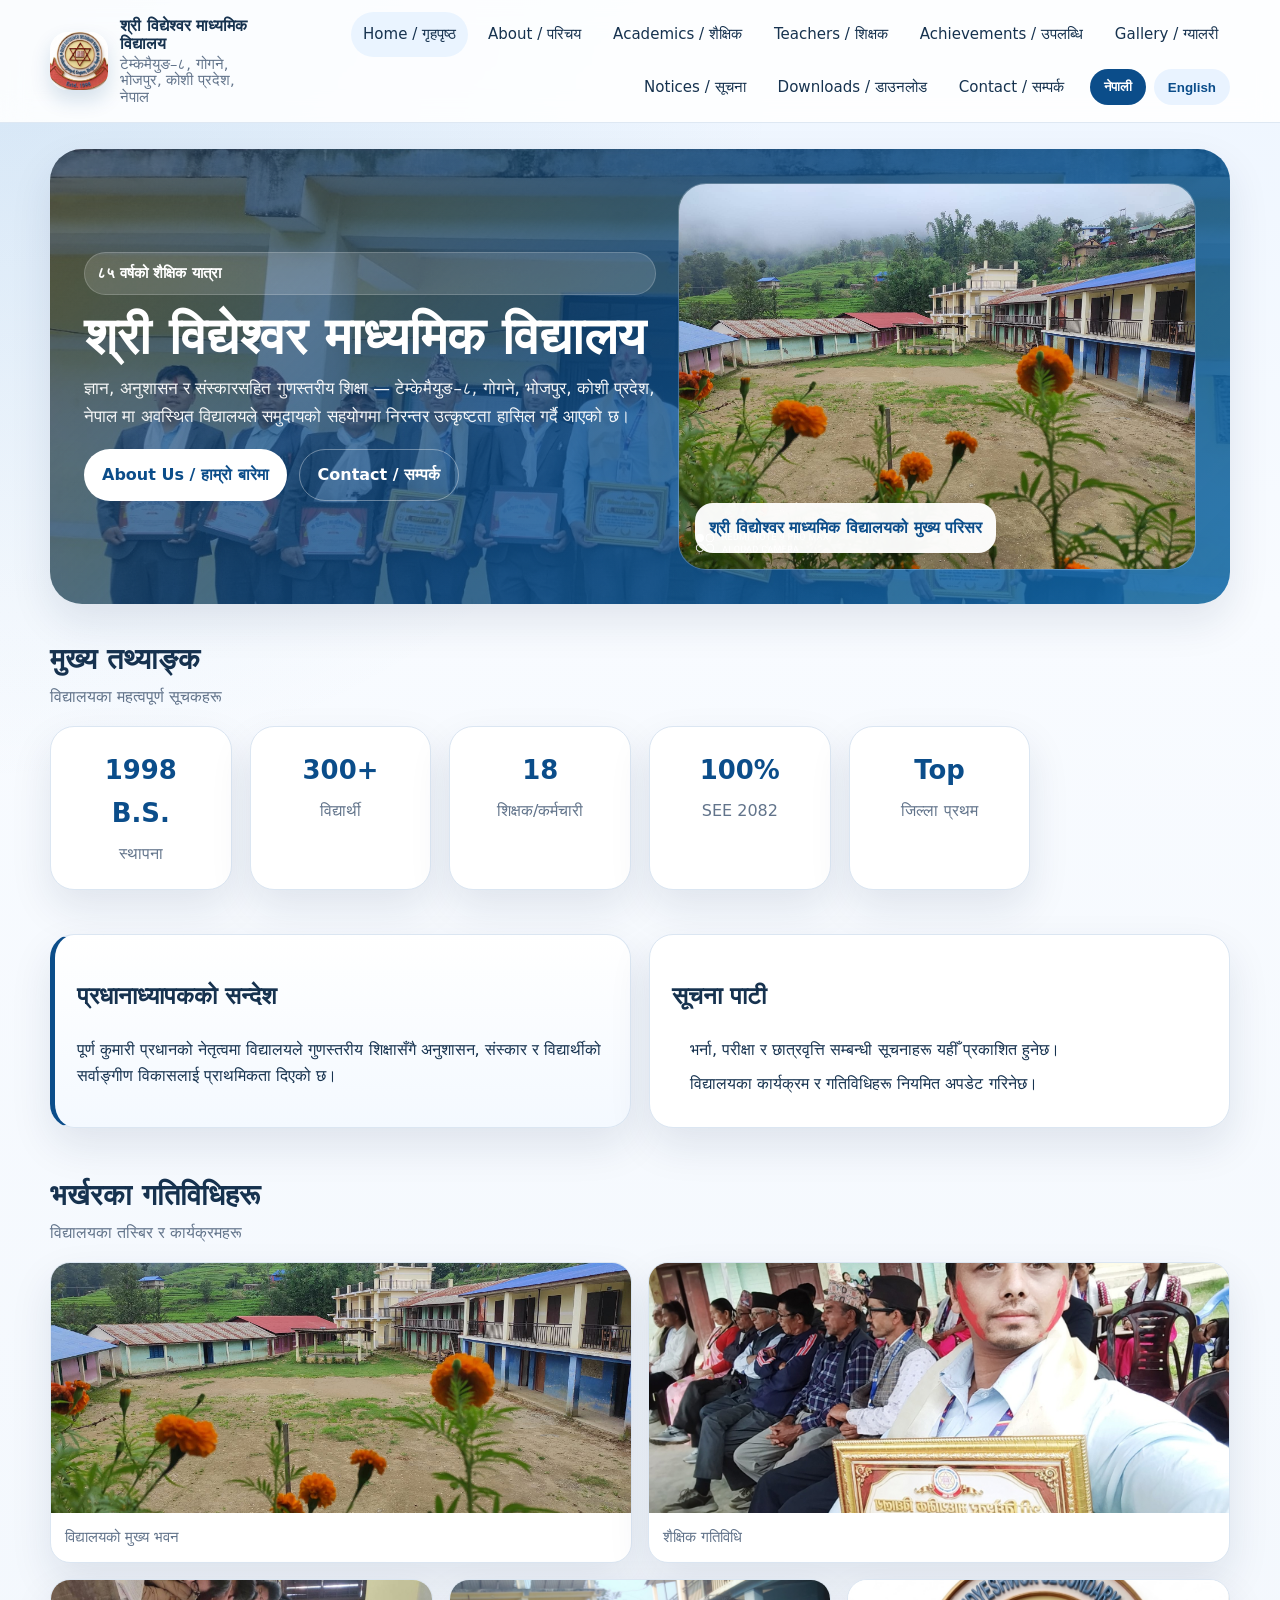
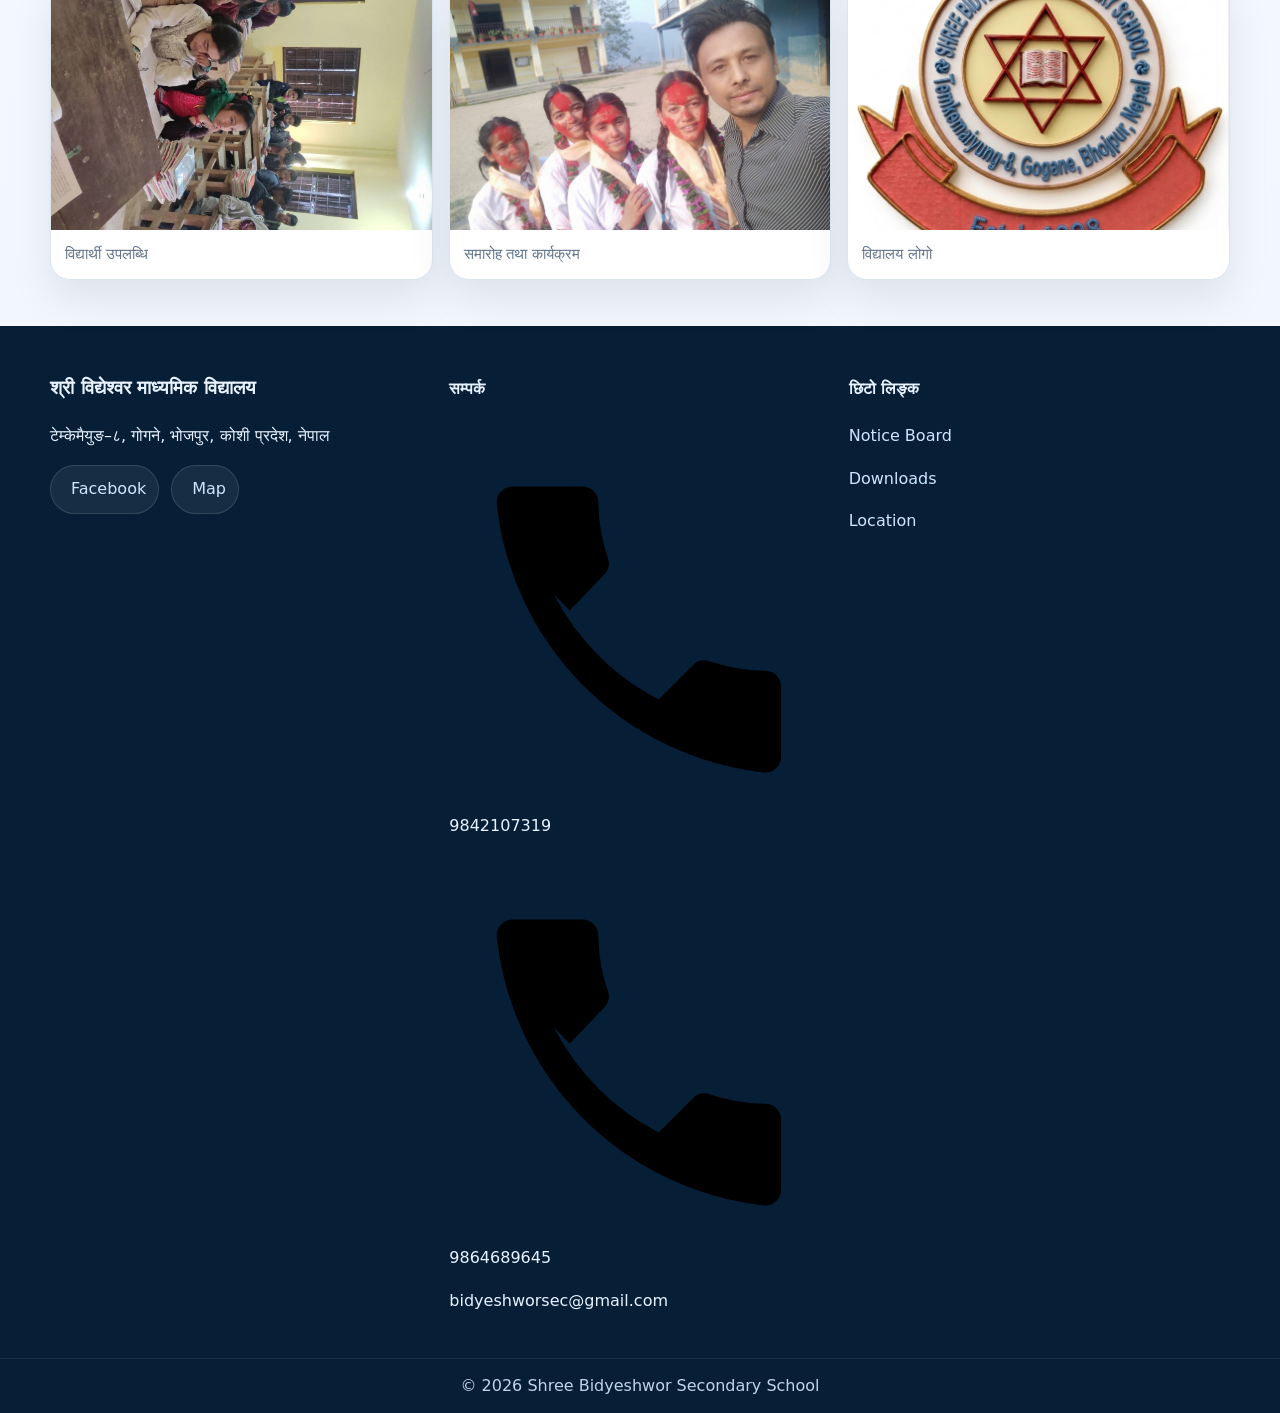
<file: index.html>
<!doctype html>
<html lang="ne" data-lang="ne">
<head>
  <meta charset="utf-8">
  <meta name="viewport" content="width=device-width, initial-scale=1">
  <title>Shree Bidyeshwor Secondary School</title>
  <meta name="description" content="Official website of Shree Bidyeshwor Secondary School">
  <link rel="icon" type="image/jpeg" href="assets/logo.jpg">
  <link rel="apple-touch-icon" href="assets/logo.jpg">
  <link rel="stylesheet" href="style.css">
  <script src="script.js" defer></script>
</head>
<body>

<nav class="nav">
  <div class="container nav__wrap">
    <a class="brand" href="index.html">
      <img src="assets/logo.jpg" alt="School logo" class="brand__logo">
      <div class="brand__copy">
        <strong data-lang="ne">श्री विद्येश्वर माध्यमिक विद्यालय</strong>
        <strong data-lang="en">Shree Bidyeshwor Secondary School</strong>
        <span data-lang="ne">टेम्केमैयुङ–८, गोगने, भोजपुर, कोशी प्रदेश, नेपाल</span>
        <span data-lang="en">Temkemaiyung-8, Gogane, Bhojpur, Koshi Province, Nepal</span>
      </div>
    </a>

    <button class="nav__toggle" aria-label="Toggle menu" onclick="toggleMenu()">☰</button>

    <div class="nav__menu" id="navMenu">
      <a class="active" href="index.html">Home / गृहपृष्ठ</a><a class="" href="about.html">About / परिचय</a><a class="" href="academics.html">Academics / शैक्षिक</a><a class="" href="teachers.html">Teachers / शिक्षक</a><a class="" href="achievements.html">Achievements / उपलब्धि</a><a class="" href="gallery.html">Gallery / ग्यालरी</a><a class="" href="notices.html">Notices / सूचना</a><a class="" href="downloads.html">Downloads / डाउनलोड</a><a class="" href="contact.html">Contact / सम्पर्क</a>
      <div class="nav__lang">
        <button class="langbtn" onclick="setLang('ne')">नेपाली</button>
        <button class="langbtn langbtn--soft" onclick="setLang('en')">English</button>
      </div>
    </div>
  </div>
</nav>


<main>
  
<section class="hero">
  <div class="container hero__panel">
    <div class="hero__inner">
      <div>
        <div class="hero__badge" data-lang="ne">८५ वर्षको शैक्षिक यात्रा</div>
        <div class="hero__badge" data-lang="en">85 years of educational service</div>
        <h1 class="hero__title" data-lang="ne">श्री विद्येश्वर माध्यमिक विद्यालय</h1>
        <h1 class="hero__title" data-lang="en">Shree Bidyeshwor Secondary School</h1>
        <p class="hero__lead" data-lang="ne">ज्ञान, अनुशासन र संस्कारसहित गुणस्तरीय शिक्षा — टेम्केमैयुङ–८, गोगने, भोजपुर, कोशी प्रदेश, नेपाल मा अवस्थित विद्यालयले समुदायको सहयोगमा निरन्तर उत्कृष्टता हासिल गर्दै आएको छ।</p>
        <p class="hero__lead" data-lang="en">Quality Education with Knowledge, Discipline and Values — Located in Temkemaiyung-8, Gogane, Bhojpur, Koshi Province, Nepal, the school continues to excel with strong community support.</p>
        <div class="hero__actions">
          <a class="btn btn--light" href="about.html">About Us / हाम्रो बारेमा</a>
          <a class="btn btn--outline" href="contact.html">Contact / सम्पर्क</a>
        </div>
      </div>
      <div class="hero__media">
        <img id="heroImage" src="assets/main-campus.jpg" alt="School Main Campus">
        <div class="hero__caption" id="heroCaption">श्री विद्योश्वर माध्यमिक विद्यालयको मुख्य परिसर</div>
      </div>
    </div>
  </div>
</section>
  <section class="section">
    <div class="container">
      <div class="section__head">
        <div>
          <h2 data-lang="ne">मुख्य तथ्याङ्क</h2>
          <h2 data-lang="en">School Facts</h2>
          <p data-lang="ne">विद्यालयका महत्वपूर्ण सूचकहरू</p>
          <p data-lang="en">Important school indicators</p>
        </div>
      </div>
      <div class="grid grid--cards">
        <div class="card stat"><strong>1998 B.S.</strong><span data-lang="ne">स्थापना</span><span data-lang="en">Established</span></div>
        <div class="card stat"><strong>300+</strong><span data-lang="ne">विद्यार्थी</span><span data-lang="en">Students</span></div>
        <div class="card stat"><strong>18</strong><span data-lang="ne">शिक्षक/कर्मचारी</span><span data-lang="en">Staff</span></div>
        <div class="card stat"><strong>100%</strong><span data-lang="ne">SEE 2082</span><span data-lang="en">SEE 2082</span></div>
        <div class="card stat"><strong>Top</strong><span data-lang="ne">जिल्ला प्रथम</span><span data-lang="en">District Top</span></div>
      </div>
    </div>
  </section>

  <section class="section">
    <div class="container grid cols-2">
      <article class="card note">
        <h2 data-lang="ne">प्रधानाध्यापकको सन्देश</h2>
        <h2 data-lang="en">Principal's Message</h2>
        <p data-lang="ne">पूर्ण कुमारी प्रधानको नेतृत्वमा विद्यालयले गुणस्तरीय शिक्षासँगै अनुशासन, संस्कार र विद्यार्थीको सर्वाङ्गीण विकासलाई प्राथमिकता दिएको छ।</p>
        <p data-lang="en">Under Principal Purna Kumari Pradhan, the school emphasizes quality education, discipline, values, and holistic student development.</p>
      </article>
      <article class="card">
        <h2 data-lang="ne">सूचना पाटी</h2>
        <h2 data-lang="en">Notice Board</h2>
        <ul class="list">
          <li data-lang="ne">भर्ना, परीक्षा र छात्रवृत्ति सम्बन्धी सूचनाहरू यहीँ प्रकाशित हुनेछ।</li>
          <li data-lang="en">Admission, exam, and scholarship notices will be published here.</li>
          <li data-lang="ne">विद्यालयका कार्यक्रम र गतिविधिहरू नियमित अपडेट गरिनेछ।</li>
          <li data-lang="en">School events and activities will be updated regularly.</li>
        </ul>
      </article>
    </div>
  </section>

  <section class="section">
    <div class="container">
      <div class="section__head">
        <div>
          <h2 data-lang="ne">भर्खरका गतिविधिहरू</h2>
          <h2 data-lang="en">Recent Activities</h2>
          <p data-lang="ne">विद्यालयका तस्बिर र कार्यक्रमहरू</p>
          <p data-lang="en">School photos and events</p>
        </div>
      </div>
      <div class="media-grid">
        <figure class="span-6"><img src="assets/main-campus.jpg" alt="Main Campus"><figcaption data-lang="ne">विद्यालयको मुख्य भवन</figcaption><figcaption data-lang="en">Main school building</figcaption></figure>
        <figure class="span-6"><img src="assets/campus-2.jpg" alt="Campus 2"><figcaption data-lang="ne">शैक्षिक गतिविधि</figcaption><figcaption data-lang="en">Academic activity</figcaption></figure>
        <figure class="span-4"><img src="assets/campus-3.jpg" alt="Campus 3"><figcaption data-lang="ne">विद्यार्थी उपलब्धि</figcaption><figcaption data-lang="en">Student achievement</figcaption></figure>
        <figure class="span-4"><img src="assets/campus-4.jpg" alt="Campus 4"><figcaption data-lang="ne">समारोह तथा कार्यक्रम</figcaption><figcaption data-lang="en">Ceremony and events</figcaption></figure>
        <figure class="span-4"><img src="assets/logo.jpg" alt="Logo"><figcaption data-lang="ne">विद्यालय लोगो</figcaption><figcaption data-lang="en">School logo</figcaption></figure>
      </div>
    </div>
  </section>
</main>


<footer class="footer">
  <div class="container footer__grid">
    <div>
      <h3 data-lang="ne">श्री विद्येश्वर माध्यमिक विद्यालय</h3>
      <h3 data-lang="en">Shree Bidyeshwor Secondary School</h3>
      <p data-lang="ne">टेम्केमैयुङ–८, गोगने, भोजपुर, कोशी प्रदेश, नेपाल</p>
      <p data-lang="en">Temkemaiyung-8, Gogane, Bhojpur, Koshi Province, Nepal</p>
      <div class="social">
        <a class="social__link" href="https://www.facebook.com/share/189mHwxmXG/" target="_blank" rel="noreferrer">
          <svg viewBox="0 0 24 24" aria-hidden="true"><path d="M13.5 22v-8h2.7l.4-3.1h-3.1V8.8c0-.9.3-1.5 1.6-1.5h1.7V4.6c-.3 0-1.3-.1-2.5-.1-2.5 0-4.3 1.5-4.3 4.3V11H7.2V14h2.8v8h3.5z"/></svg>
          <span>Facebook</span>
        </a>
        <a class="social__link" href="https://www.google.com/maps?q=27.146269444444442,86.96556666666667" target="_blank" rel="noreferrer">
          <svg viewBox="0 0 24 24" aria-hidden="true"><path d="M12 2a7 7 0 0 0-7 7c0 5 7 13 7 13s7-8 7-13a7 7 0 0 0-7-7zm0 10.2A3.2 3.2 0 1 1 12 6.8a3.2 3.2 0 0 1 0 6.4z"/></svg>
          <span>Map</span>
        </a>
      </div>
    </div>
    <div>
      <h4 data-lang="ne">सम्पर्क</h4>
      <h4 data-lang="en">Contact</h4>
      <p><svg viewBox="0 0 24 24" aria-hidden="true"><path d="M6.6 10.8a15.4 15.4 0 0 0 6.6 6.6l2.2-2.2a1 1 0 0 1 1-.2 11 11 0 0 0 3.5.6 1 1 0 0 1 1 1V21a1 1 0 0 1-1 1A19 19 0 0 1 3 5a1 1 0 0 1 1-1h4.4a1 1 0 0 1 1 1 11 11 0 0 0 .6 3.5 1 1 0 0 1-.2 1l-2.2 2.3z"/></svg> 9842107319</p>
      <p><svg viewBox="0 0 24 24" aria-hidden="true"><path d="M6.6 10.8a15.4 15.4 0 0 0 6.6 6.6l2.2-2.2a1 1 0 0 1 1-.2 11 11 0 0 0 3.5.6 1 1 0 0 1 1 1V21a1 1 0 0 1-1 1A19 19 0 0 1 3 5a1 1 0 0 1 1-1h4.4a1 1 0 0 1 1 1 11 11 0 0 0 .6 3.5 1 1 0 0 1-.2 1l-2.2 2.3z"/></svg> 9864689645</p>
      <p>bidyeshworsec@gmail.com</p>
    </div>
    <div>
      <h4 data-lang="ne">छिटो लिङ्क</h4>
      <h4 data-lang="en">Quick Links</h4>
      <p><a href="notices.html">Notice Board</a></p>
      <p><a href="downloads.html">Downloads</a></p>
      <p><a href="contact.html">Location</a></p>
    </div>
  </div>
  <div class="footer__bottom">© 2026 Shree Bidyeshwor Secondary School</div>
</footer>

</body>
</html>
</file>
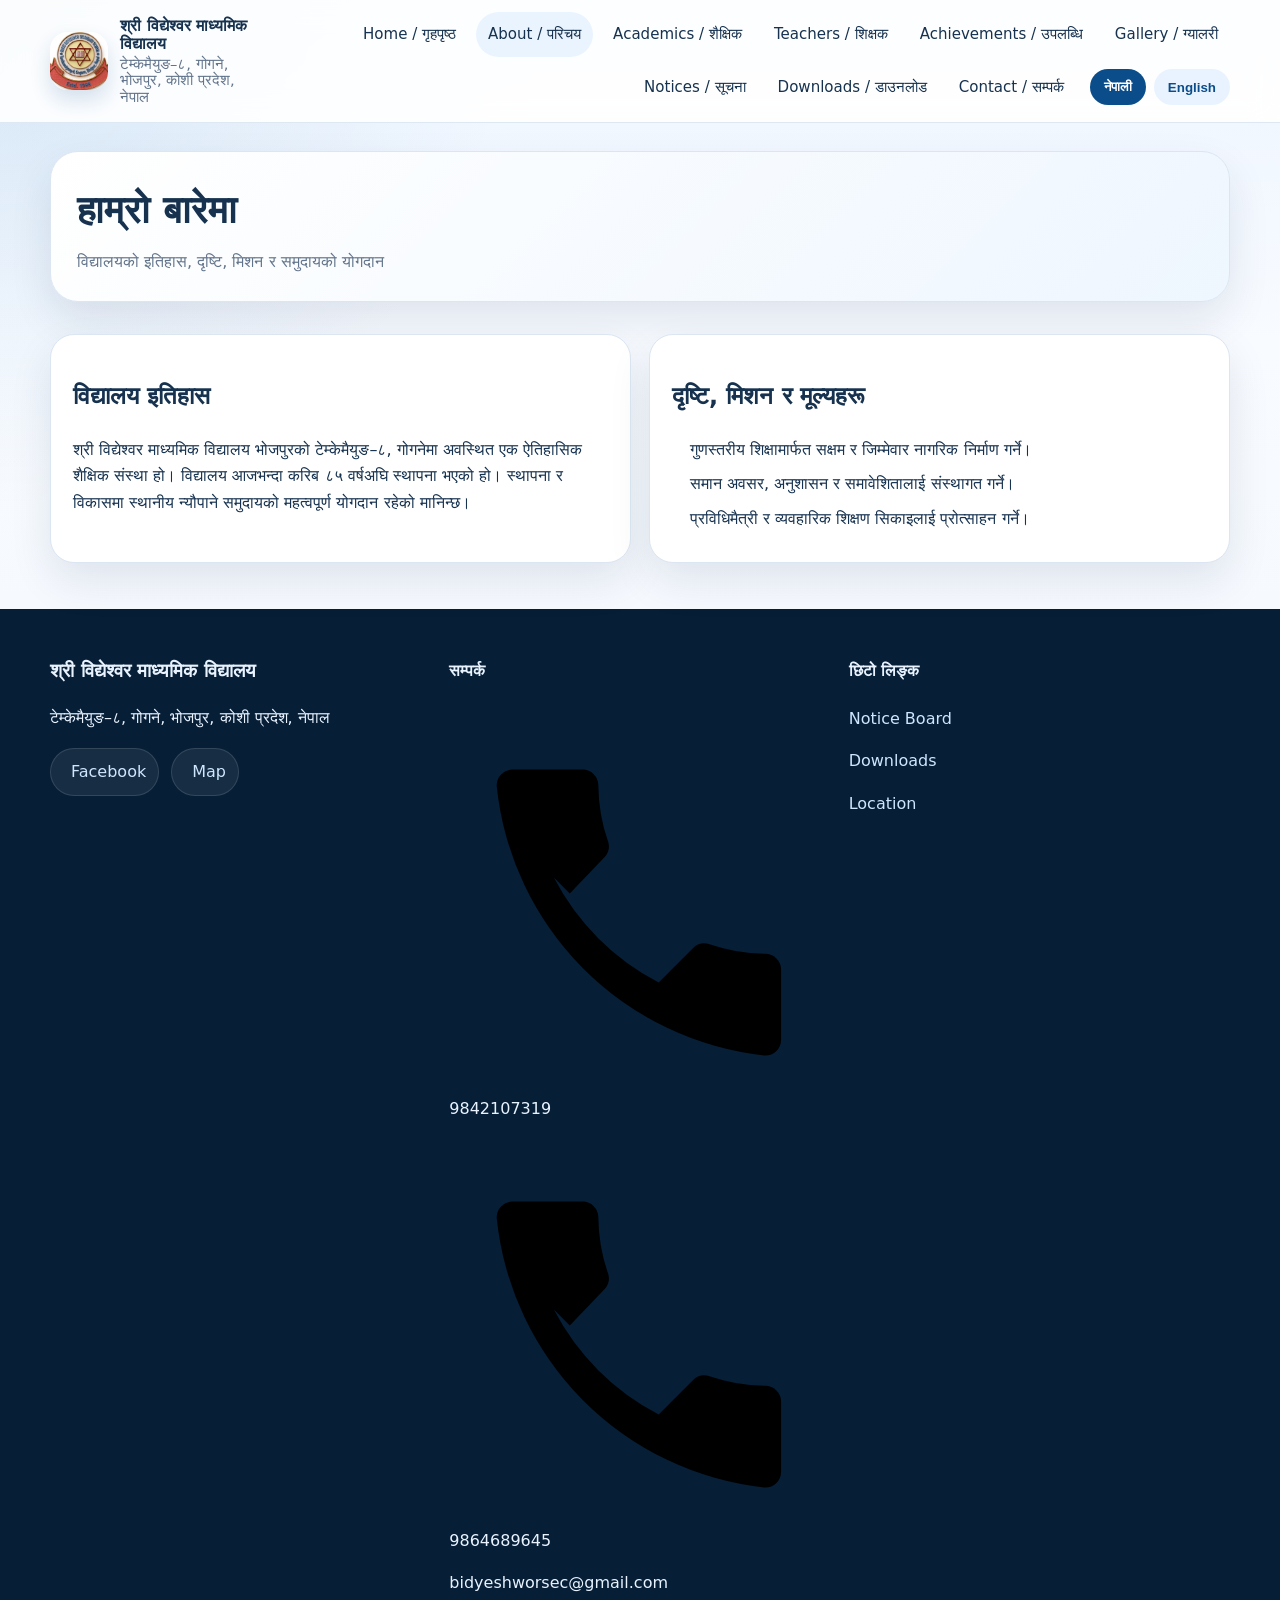
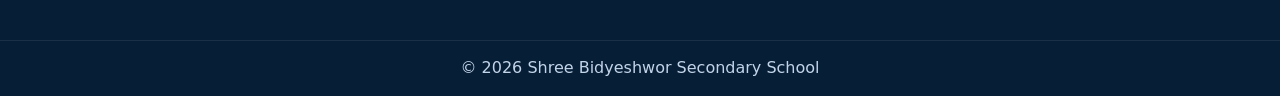
<file: about.html>
<!doctype html>
<html lang="ne" data-lang="ne">
<head>
  <meta charset="utf-8">
  <meta name="viewport" content="width=device-width, initial-scale=1">
  <title>About Us - Shree Bidyeshwor Secondary School</title>
  <meta name="description" content="Official website of Shree Bidyeshwor Secondary School">
  <link rel="icon" type="image/jpeg" href="assets/logo.jpg">
  <link rel="apple-touch-icon" href="assets/logo.jpg">
  <link rel="stylesheet" href="style.css">
  <script src="script.js" defer></script>
</head>
<body>

<nav class="nav">
  <div class="container nav__wrap">
    <a class="brand" href="index.html">
      <img src="assets/logo.jpg" alt="School logo" class="brand__logo">
      <div class="brand__copy">
        <strong data-lang="ne">श्री विद्येश्वर माध्यमिक विद्यालय</strong>
        <strong data-lang="en">Shree Bidyeshwor Secondary School</strong>
        <span data-lang="ne">टेम्केमैयुङ–८, गोगने, भोजपुर, कोशी प्रदेश, नेपाल</span>
        <span data-lang="en">Temkemaiyung-8, Gogane, Bhojpur, Koshi Province, Nepal</span>
      </div>
    </a>

    <button class="nav__toggle" aria-label="Toggle menu" onclick="toggleMenu()">☰</button>

    <div class="nav__menu" id="navMenu">
      <a class="" href="index.html">Home / गृहपृष्ठ</a><a class="active" href="about.html">About / परिचय</a><a class="" href="academics.html">Academics / शैक्षिक</a><a class="" href="teachers.html">Teachers / शिक्षक</a><a class="" href="achievements.html">Achievements / उपलब्धि</a><a class="" href="gallery.html">Gallery / ग्यालरी</a><a class="" href="notices.html">Notices / सूचना</a><a class="" href="downloads.html">Downloads / डाउनलोड</a><a class="" href="contact.html">Contact / सम्पर्क</a>
      <div class="nav__lang">
        <button class="langbtn" onclick="setLang('ne')">नेपाली</button>
        <button class="langbtn langbtn--soft" onclick="setLang('en')">English</button>
      </div>
    </div>
  </div>
</nav>


<main>
  <section class="page-hero">
    <div class="container page-hero__box">
      <h1 data-lang="ne">हाम्रो बारेमा</h1>
      <h1 data-lang="en">About Us</h1>
      <p data-lang="ne">विद्यालयको इतिहास, दृष्टि, मिशन र समुदायको योगदान</p>
      <p data-lang="en">History, vision, mission, and community contribution</p>
    </div>
  </section>
  <section class="section">
    <div class="container grid cols-2">
      <div class="card">
        <h2 data-lang="ne">विद्यालय इतिहास</h2>
        <h2 data-lang="en">School History</h2>
        <p data-lang="ne">श्री विद्येश्वर माध्यमिक विद्यालय भोजपुरको टेम्केमैयुङ–८, गोगनेमा अवस्थित एक ऐतिहासिक शैक्षिक संस्था हो। विद्यालय आजभन्दा करिब ८५ वर्षअघि स्थापना भएको हो। स्थापना र विकासमा स्थानीय न्यौपाने समुदायको महत्वपूर्ण योगदान रहेको मानिन्छ।</p>
        <p data-lang="en">Shree Bidyeshwor Secondary School is a historic educational institution located in Gogane, Temkemaiyung-8, Bhojpur. The school was established approximately 85 years ago. The local Neupane community is widely recognized for its important role in the founding and growth of the school.</p>
      </div>
      <div class="card">
        <h2 data-lang="ne">दृष्टि, मिशन र मूल्यहरू</h2>
        <h2 data-lang="en">Vision, Mission & Values</h2>
        <ul class="list">
          <li data-lang="ne">गुणस्तरीय शिक्षामार्फत सक्षम र जिम्मेवार नागरिक निर्माण गर्ने।</li>
          <li data-lang="en">To produce capable and responsible citizens through quality education.</li>
          <li data-lang="ne">समान अवसर, अनुशासन र समावेशितालाई संस्थागत गर्ने।</li>
          <li data-lang="en">To institutionalize equal opportunity, discipline, and inclusivity.</li>
          <li data-lang="ne">प्रविधिमैत्री र व्यवहारिक शिक्षण सिकाइलाई प्रोत्साहन गर्ने।</li>
          <li data-lang="en">To encourage technology-friendly and practical learning.</li>
        </ul>
      </div>
    </div>
  </section>
</main>


<footer class="footer">
  <div class="container footer__grid">
    <div>
      <h3 data-lang="ne">श्री विद्येश्वर माध्यमिक विद्यालय</h3>
      <h3 data-lang="en">Shree Bidyeshwor Secondary School</h3>
      <p data-lang="ne">टेम्केमैयुङ–८, गोगने, भोजपुर, कोशी प्रदेश, नेपाल</p>
      <p data-lang="en">Temkemaiyung-8, Gogane, Bhojpur, Koshi Province, Nepal</p>
      <div class="social">
        <a class="social__link" href="https://www.facebook.com/share/189mHwxmXG/" target="_blank" rel="noreferrer">
          <svg viewBox="0 0 24 24" aria-hidden="true"><path d="M13.5 22v-8h2.7l.4-3.1h-3.1V8.8c0-.9.3-1.5 1.6-1.5h1.7V4.6c-.3 0-1.3-.1-2.5-.1-2.5 0-4.3 1.5-4.3 4.3V11H7.2V14h2.8v8h3.5z"/></svg>
          <span>Facebook</span>
        </a>
        <a class="social__link" href="https://www.google.com/maps?q=27.146269444444442,86.96556666666667" target="_blank" rel="noreferrer">
          <svg viewBox="0 0 24 24" aria-hidden="true"><path d="M12 2a7 7 0 0 0-7 7c0 5 7 13 7 13s7-8 7-13a7 7 0 0 0-7-7zm0 10.2A3.2 3.2 0 1 1 12 6.8a3.2 3.2 0 0 1 0 6.4z"/></svg>
          <span>Map</span>
        </a>
      </div>
    </div>
    <div>
      <h4 data-lang="ne">सम्पर्क</h4>
      <h4 data-lang="en">Contact</h4>
      <p><svg viewBox="0 0 24 24" aria-hidden="true"><path d="M6.6 10.8a15.4 15.4 0 0 0 6.6 6.6l2.2-2.2a1 1 0 0 1 1-.2 11 11 0 0 0 3.5.6 1 1 0 0 1 1 1V21a1 1 0 0 1-1 1A19 19 0 0 1 3 5a1 1 0 0 1 1-1h4.4a1 1 0 0 1 1 1 11 11 0 0 0 .6 3.5 1 1 0 0 1-.2 1l-2.2 2.3z"/></svg> 9842107319</p>
      <p><svg viewBox="0 0 24 24" aria-hidden="true"><path d="M6.6 10.8a15.4 15.4 0 0 0 6.6 6.6l2.2-2.2a1 1 0 0 1 1-.2 11 11 0 0 0 3.5.6 1 1 0 0 1 1 1V21a1 1 0 0 1-1 1A19 19 0 0 1 3 5a1 1 0 0 1 1-1h4.4a1 1 0 0 1 1 1 11 11 0 0 0 .6 3.5 1 1 0 0 1-.2 1l-2.2 2.3z"/></svg> 9864689645</p>
      <p>bidyeshworsec@gmail.com</p>
    </div>
    <div>
      <h4 data-lang="ne">छिटो लिङ्क</h4>
      <h4 data-lang="en">Quick Links</h4>
      <p><a href="notices.html">Notice Board</a></p>
      <p><a href="downloads.html">Downloads</a></p>
      <p><a href="contact.html">Location</a></p>
    </div>
  </div>
  <div class="footer__bottom">© 2026 Shree Bidyeshwor Secondary School</div>
</footer>

</body>
</html>
</file>
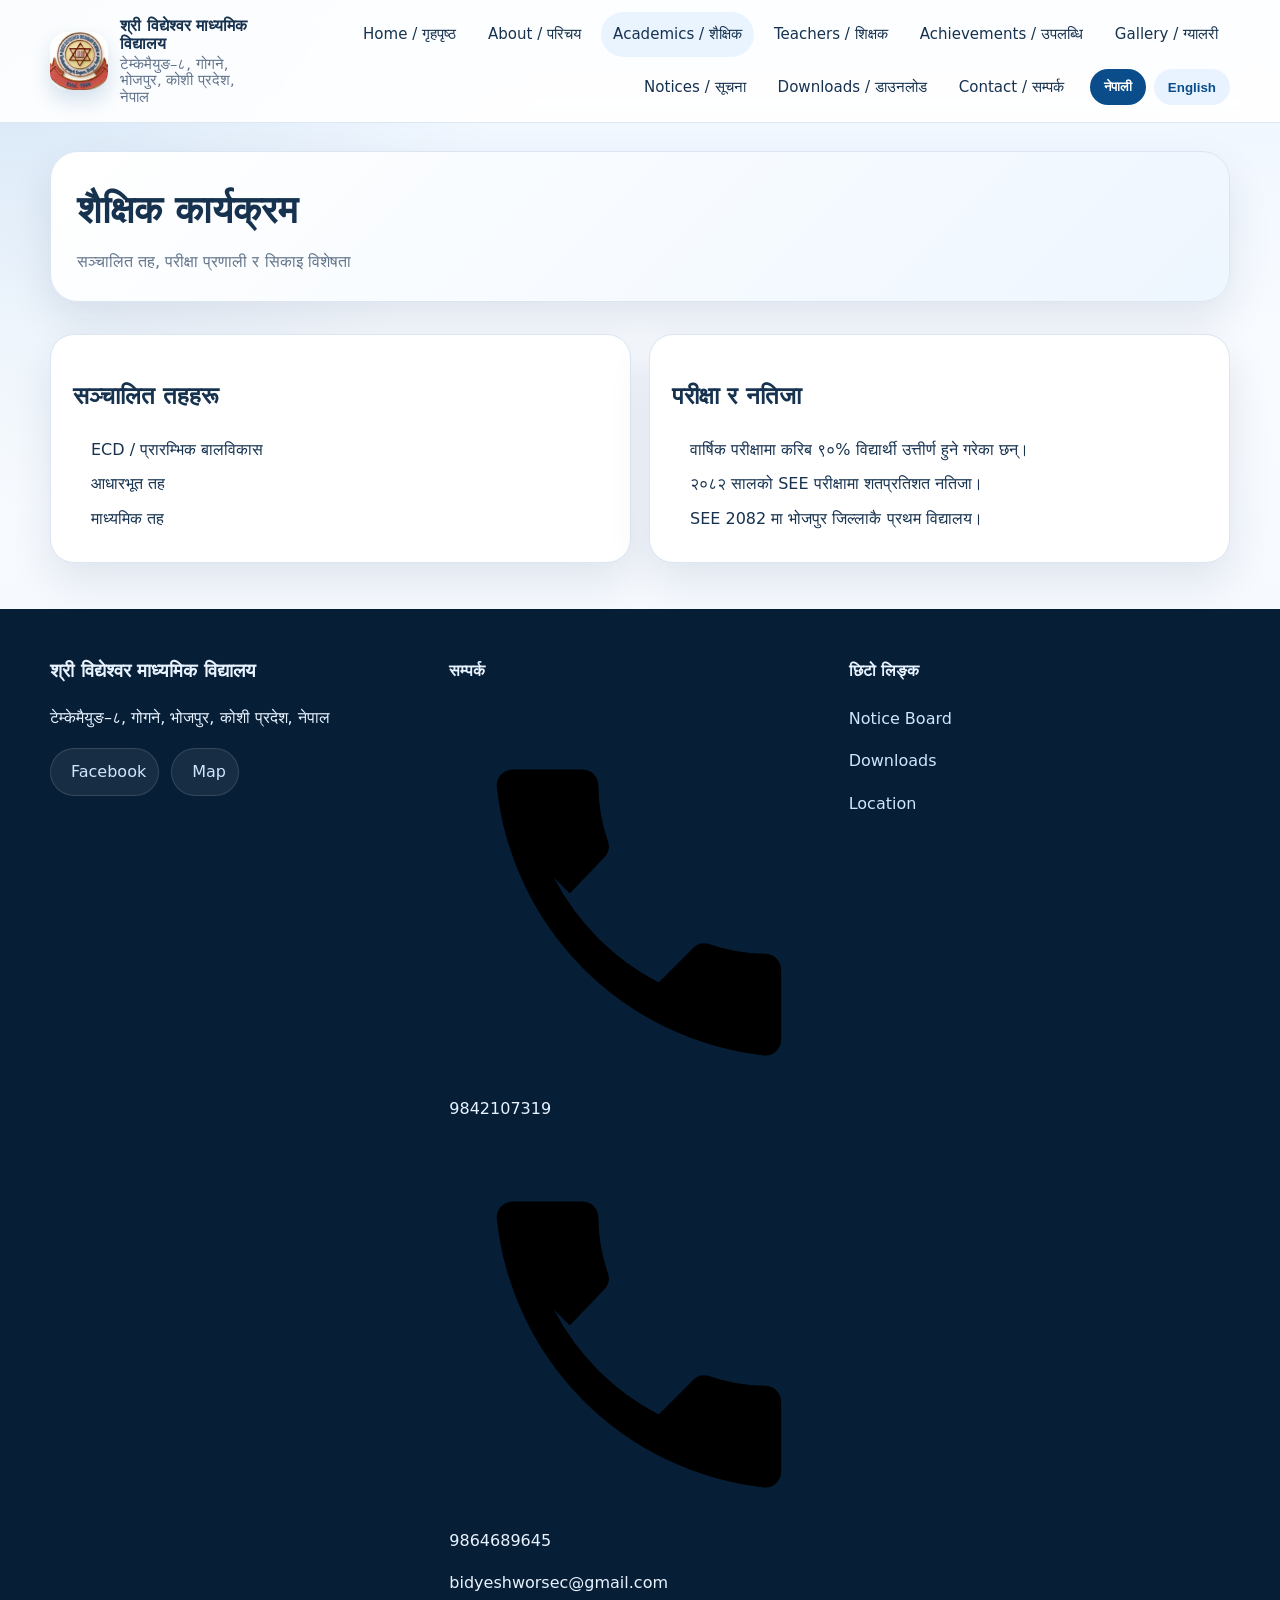
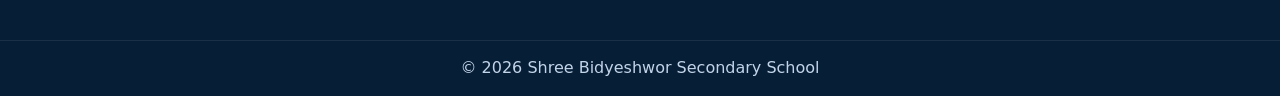
<file: academics.html>
<!doctype html>
<html lang="ne" data-lang="ne">
<head>
  <meta charset="utf-8">
  <meta name="viewport" content="width=device-width, initial-scale=1">
  <title>Academics - Shree Bidyeshwor Secondary School</title>
  <meta name="description" content="Official website of Shree Bidyeshwor Secondary School">
  <link rel="icon" type="image/jpeg" href="assets/logo.jpg">
  <link rel="apple-touch-icon" href="assets/logo.jpg">
  <link rel="stylesheet" href="style.css">
  <script src="script.js" defer></script>
</head>
<body>

<nav class="nav">
  <div class="container nav__wrap">
    <a class="brand" href="index.html">
      <img src="assets/logo.jpg" alt="School logo" class="brand__logo">
      <div class="brand__copy">
        <strong data-lang="ne">श्री विद्येश्वर माध्यमिक विद्यालय</strong>
        <strong data-lang="en">Shree Bidyeshwor Secondary School</strong>
        <span data-lang="ne">टेम्केमैयुङ–८, गोगने, भोजपुर, कोशी प्रदेश, नेपाल</span>
        <span data-lang="en">Temkemaiyung-8, Gogane, Bhojpur, Koshi Province, Nepal</span>
      </div>
    </a>

    <button class="nav__toggle" aria-label="Toggle menu" onclick="toggleMenu()">☰</button>

    <div class="nav__menu" id="navMenu">
      <a class="" href="index.html">Home / गृहपृष्ठ</a><a class="" href="about.html">About / परिचय</a><a class="active" href="academics.html">Academics / शैक्षिक</a><a class="" href="teachers.html">Teachers / शिक्षक</a><a class="" href="achievements.html">Achievements / उपलब्धि</a><a class="" href="gallery.html">Gallery / ग्यालरी</a><a class="" href="notices.html">Notices / सूचना</a><a class="" href="downloads.html">Downloads / डाउनलोड</a><a class="" href="contact.html">Contact / सम्पर्क</a>
      <div class="nav__lang">
        <button class="langbtn" onclick="setLang('ne')">नेपाली</button>
        <button class="langbtn langbtn--soft" onclick="setLang('en')">English</button>
      </div>
    </div>
  </div>
</nav>


<main>
  <section class="page-hero">
    <div class="container page-hero__box">
      <h1 data-lang="ne">शैक्षिक कार्यक्रम</h1>
      <h1 data-lang="en">Academics</h1>
      <p data-lang="ne">सञ्चालित तह, परीक्षा प्रणाली र सिकाइ विशेषता</p>
      <p data-lang="en">Grades, results, and learning features</p>
    </div>
  </section>
  <section class="section">
    <div class="container grid cols-2">
      <div class="card">
        <h2 data-lang="ne">सञ्चालित तहहरू</h2>
        <h2 data-lang="en">Grades Offered</h2>
        <ul class="list">
          <li data-lang="ne">ECD / प्रारम्भिक बालविकास</li>
          <li data-lang="en">ECD / Early Childhood Development</li>
          <li data-lang="ne">आधारभूत तह</li>
          <li data-lang="en">Basic Level</li>
          <li data-lang="ne">माध्यमिक तह</li>
          <li data-lang="en">Secondary Level</li>
        </ul>
      </div>
      <div class="card">
        <h2 data-lang="ne">परीक्षा र नतिजा</h2>
        <h2 data-lang="en">Exams & Results</h2>
        <ul class="list">
          <li data-lang="ne">वार्षिक परीक्षामा करिब ९०% विद्यार्थी उत्तीर्ण हुने गरेका छन्।</li>
          <li data-lang="en">Around 90% of students pass the annual examinations.</li>
          <li data-lang="ne">२०८२ सालको SEE परीक्षामा शतप्रतिशत नतिजा।</li>
          <li data-lang="en">100% result in SEE 2082.</li>
          <li data-lang="ne">SEE 2082 मा भोजपुर जिल्लाकै प्रथम विद्यालय।</li>
          <li data-lang="en">Ranked first in Bhojpur District for SEE 2082.</li>
        </ul>
      </div>
    </div>
  </section>
</main>


<footer class="footer">
  <div class="container footer__grid">
    <div>
      <h3 data-lang="ne">श्री विद्येश्वर माध्यमिक विद्यालय</h3>
      <h3 data-lang="en">Shree Bidyeshwor Secondary School</h3>
      <p data-lang="ne">टेम्केमैयुङ–८, गोगने, भोजपुर, कोशी प्रदेश, नेपाल</p>
      <p data-lang="en">Temkemaiyung-8, Gogane, Bhojpur, Koshi Province, Nepal</p>
      <div class="social">
        <a class="social__link" href="https://www.facebook.com/share/189mHwxmXG/" target="_blank" rel="noreferrer">
          <svg viewBox="0 0 24 24" aria-hidden="true"><path d="M13.5 22v-8h2.7l.4-3.1h-3.1V8.8c0-.9.3-1.5 1.6-1.5h1.7V4.6c-.3 0-1.3-.1-2.5-.1-2.5 0-4.3 1.5-4.3 4.3V11H7.2V14h2.8v8h3.5z"/></svg>
          <span>Facebook</span>
        </a>
        <a class="social__link" href="https://www.google.com/maps?q=27.146269444444442,86.96556666666667" target="_blank" rel="noreferrer">
          <svg viewBox="0 0 24 24" aria-hidden="true"><path d="M12 2a7 7 0 0 0-7 7c0 5 7 13 7 13s7-8 7-13a7 7 0 0 0-7-7zm0 10.2A3.2 3.2 0 1 1 12 6.8a3.2 3.2 0 0 1 0 6.4z"/></svg>
          <span>Map</span>
        </a>
      </div>
    </div>
    <div>
      <h4 data-lang="ne">सम्पर्क</h4>
      <h4 data-lang="en">Contact</h4>
      <p><svg viewBox="0 0 24 24" aria-hidden="true"><path d="M6.6 10.8a15.4 15.4 0 0 0 6.6 6.6l2.2-2.2a1 1 0 0 1 1-.2 11 11 0 0 0 3.5.6 1 1 0 0 1 1 1V21a1 1 0 0 1-1 1A19 19 0 0 1 3 5a1 1 0 0 1 1-1h4.4a1 1 0 0 1 1 1 11 11 0 0 0 .6 3.5 1 1 0 0 1-.2 1l-2.2 2.3z"/></svg> 9842107319</p>
      <p><svg viewBox="0 0 24 24" aria-hidden="true"><path d="M6.6 10.8a15.4 15.4 0 0 0 6.6 6.6l2.2-2.2a1 1 0 0 1 1-.2 11 11 0 0 0 3.5.6 1 1 0 0 1 1 1V21a1 1 0 0 1-1 1A19 19 0 0 1 3 5a1 1 0 0 1 1-1h4.4a1 1 0 0 1 1 1 11 11 0 0 0 .6 3.5 1 1 0 0 1-.2 1l-2.2 2.3z"/></svg> 9864689645</p>
      <p>bidyeshworsec@gmail.com</p>
    </div>
    <div>
      <h4 data-lang="ne">छिटो लिङ्क</h4>
      <h4 data-lang="en">Quick Links</h4>
      <p><a href="notices.html">Notice Board</a></p>
      <p><a href="downloads.html">Downloads</a></p>
      <p><a href="contact.html">Location</a></p>
    </div>
  </div>
  <div class="footer__bottom">© 2026 Shree Bidyeshwor Secondary School</div>
</footer>

</body>
</html>
</file>
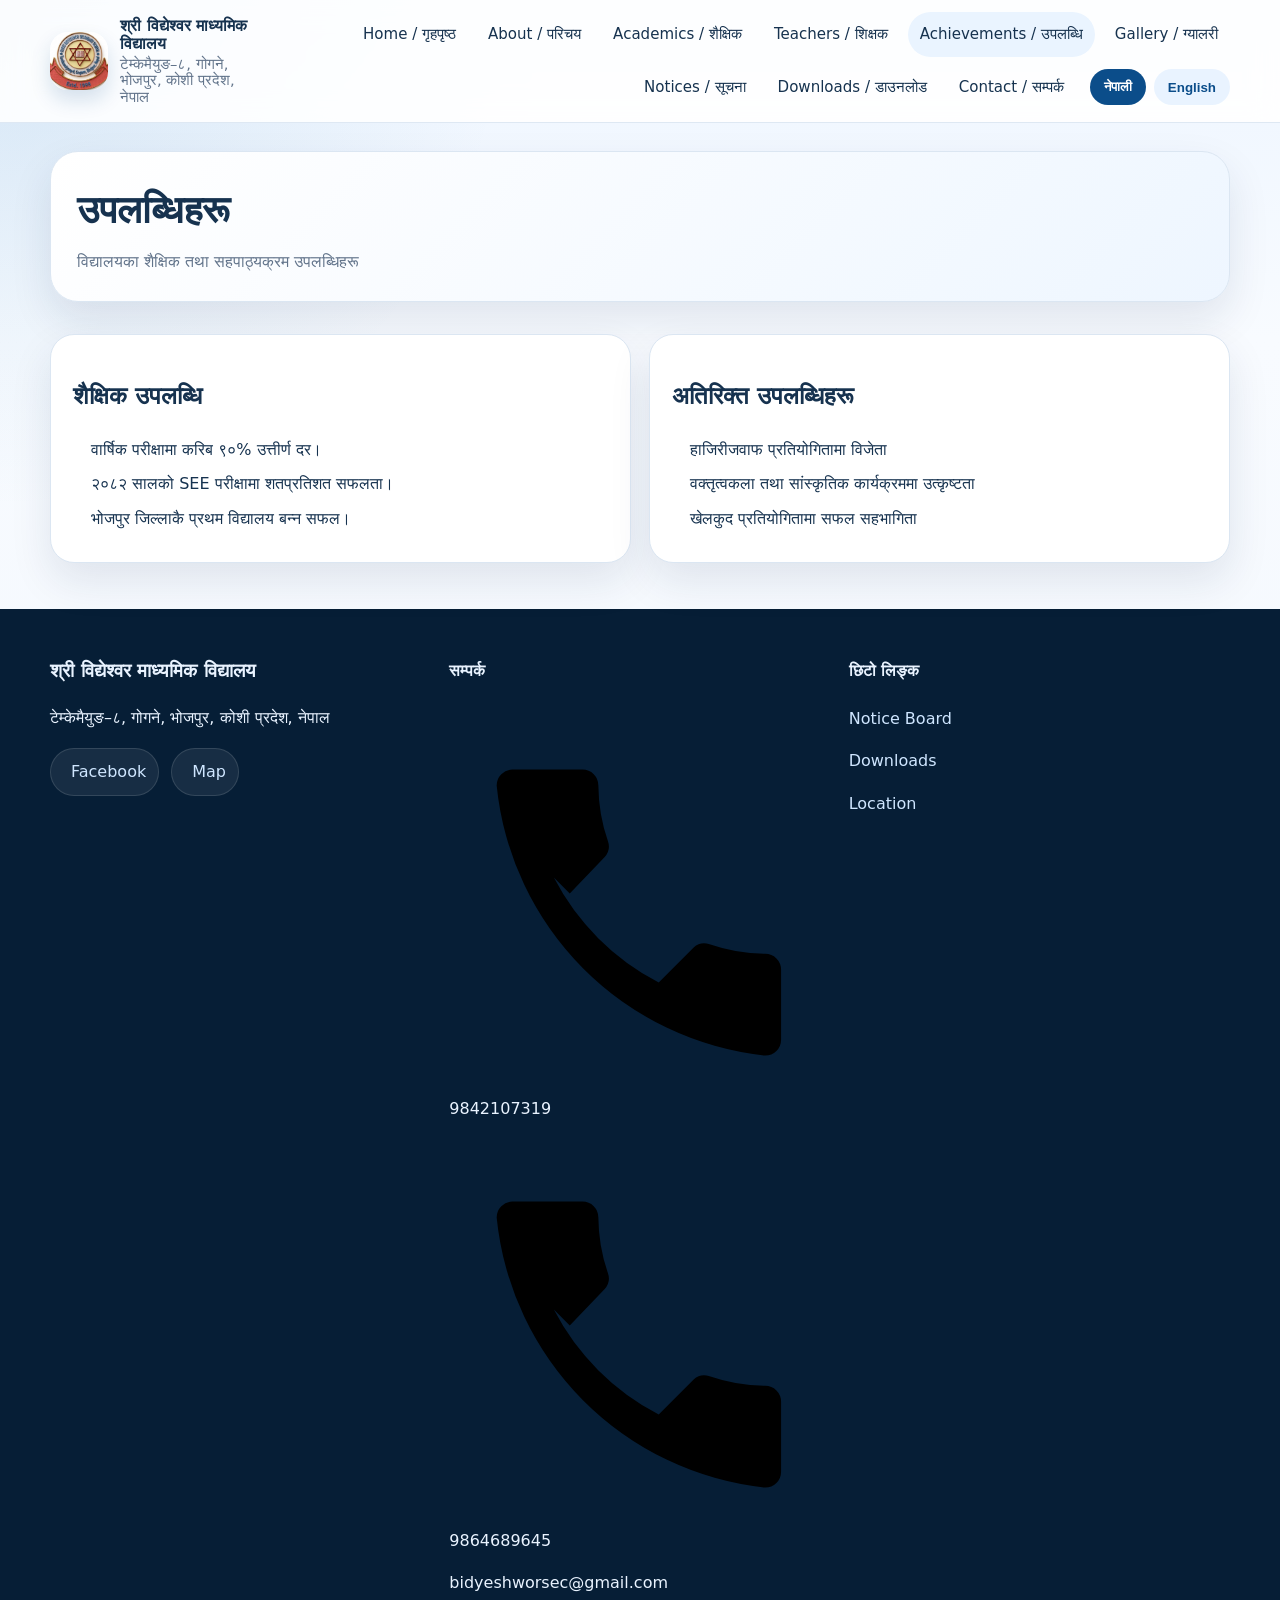
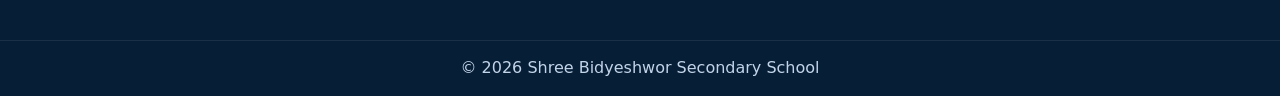
<file: achievements.html>
<!doctype html>
<html lang="ne" data-lang="ne">
<head>
  <meta charset="utf-8">
  <meta name="viewport" content="width=device-width, initial-scale=1">
  <title>Achievements - Shree Bidyeshwor Secondary School</title>
  <meta name="description" content="Official website of Shree Bidyeshwor Secondary School">
  <link rel="icon" type="image/jpeg" href="assets/logo.jpg">
  <link rel="apple-touch-icon" href="assets/logo.jpg">
  <link rel="stylesheet" href="style.css">
  <script src="script.js" defer></script>
</head>
<body>

<nav class="nav">
  <div class="container nav__wrap">
    <a class="brand" href="index.html">
      <img src="assets/logo.jpg" alt="School logo" class="brand__logo">
      <div class="brand__copy">
        <strong data-lang="ne">श्री विद्येश्वर माध्यमिक विद्यालय</strong>
        <strong data-lang="en">Shree Bidyeshwor Secondary School</strong>
        <span data-lang="ne">टेम्केमैयुङ–८, गोगने, भोजपुर, कोशी प्रदेश, नेपाल</span>
        <span data-lang="en">Temkemaiyung-8, Gogane, Bhojpur, Koshi Province, Nepal</span>
      </div>
    </a>

    <button class="nav__toggle" aria-label="Toggle menu" onclick="toggleMenu()">☰</button>

    <div class="nav__menu" id="navMenu">
      <a class="" href="index.html">Home / गृहपृष्ठ</a><a class="" href="about.html">About / परिचय</a><a class="" href="academics.html">Academics / शैक्षिक</a><a class="" href="teachers.html">Teachers / शिक्षक</a><a class="active" href="achievements.html">Achievements / उपलब्धि</a><a class="" href="gallery.html">Gallery / ग्यालरी</a><a class="" href="notices.html">Notices / सूचना</a><a class="" href="downloads.html">Downloads / डाउनलोड</a><a class="" href="contact.html">Contact / सम्पर्क</a>
      <div class="nav__lang">
        <button class="langbtn" onclick="setLang('ne')">नेपाली</button>
        <button class="langbtn langbtn--soft" onclick="setLang('en')">English</button>
      </div>
    </div>
  </div>
</nav>


<main>
  <section class="page-hero">
    <div class="container page-hero__box">
      <h1 data-lang="ne">उपलब्धिहरू</h1>
      <h1 data-lang="en">Achievements</h1>
      <p data-lang="ne">विद्यालयका शैक्षिक तथा सहपाठ्यक्रम उपलब्धिहरू</p>
      <p data-lang="en">Academic and co-curricular achievements</p>
    </div>
  </section>
  <section class="section">
    <div class="container grid cols-2">
      <div class="card">
        <h2 data-lang="ne">शैक्षिक उपलब्धि</h2>
        <h2 data-lang="en">Academic Achievements</h2>
        <ul class="list">
          <li data-lang="ne">वार्षिक परीक्षामा करिब ९०% उत्तीर्ण दर।</li>
          <li data-lang="en">Around 90% pass rate in annual examinations.</li>
          <li data-lang="ne">२०८२ सालको SEE परीक्षामा शतप्रतिशत सफलता।</li>
          <li data-lang="en">100% success in SEE 2082.</li>
          <li data-lang="ne">भोजपुर जिल्लाकै प्रथम विद्यालय बन्न सफल।</li>
          <li data-lang="en">Recognized as the top school in Bhojpur District.</li>
        </ul>
      </div>
      <div class="card">
        <h2 data-lang="ne">अतिरिक्त उपलब्धिहरू</h2>
        <h2 data-lang="en">Co-curricular Success</h2>
        <ul class="list">
          <li data-lang="ne">हाजिरीजवाफ प्रतियोगितामा विजेता</li>
          <li data-lang="en">Winner in quiz competitions</li>
          <li data-lang="ne">वक्तृत्वकला तथा सांस्कृतिक कार्यक्रममा उत्कृष्टता</li>
          <li data-lang="en">Excellence in speech and cultural events</li>
          <li data-lang="ne">खेलकुद प्रतियोगितामा सफल सहभागिता</li>
          <li data-lang="en">Successful participation in sports events</li>
        </ul>
      </div>
    </div>
  </section>
</main>


<footer class="footer">
  <div class="container footer__grid">
    <div>
      <h3 data-lang="ne">श्री विद्येश्वर माध्यमिक विद्यालय</h3>
      <h3 data-lang="en">Shree Bidyeshwor Secondary School</h3>
      <p data-lang="ne">टेम्केमैयुङ–८, गोगने, भोजपुर, कोशी प्रदेश, नेपाल</p>
      <p data-lang="en">Temkemaiyung-8, Gogane, Bhojpur, Koshi Province, Nepal</p>
      <div class="social">
        <a class="social__link" href="https://www.facebook.com/share/189mHwxmXG/" target="_blank" rel="noreferrer">
          <svg viewBox="0 0 24 24" aria-hidden="true"><path d="M13.5 22v-8h2.7l.4-3.1h-3.1V8.8c0-.9.3-1.5 1.6-1.5h1.7V4.6c-.3 0-1.3-.1-2.5-.1-2.5 0-4.3 1.5-4.3 4.3V11H7.2V14h2.8v8h3.5z"/></svg>
          <span>Facebook</span>
        </a>
        <a class="social__link" href="https://www.google.com/maps?q=27.146269444444442,86.96556666666667" target="_blank" rel="noreferrer">
          <svg viewBox="0 0 24 24" aria-hidden="true"><path d="M12 2a7 7 0 0 0-7 7c0 5 7 13 7 13s7-8 7-13a7 7 0 0 0-7-7zm0 10.2A3.2 3.2 0 1 1 12 6.8a3.2 3.2 0 0 1 0 6.4z"/></svg>
          <span>Map</span>
        </a>
      </div>
    </div>
    <div>
      <h4 data-lang="ne">सम्पर्क</h4>
      <h4 data-lang="en">Contact</h4>
      <p><svg viewBox="0 0 24 24" aria-hidden="true"><path d="M6.6 10.8a15.4 15.4 0 0 0 6.6 6.6l2.2-2.2a1 1 0 0 1 1-.2 11 11 0 0 0 3.5.6 1 1 0 0 1 1 1V21a1 1 0 0 1-1 1A19 19 0 0 1 3 5a1 1 0 0 1 1-1h4.4a1 1 0 0 1 1 1 11 11 0 0 0 .6 3.5 1 1 0 0 1-.2 1l-2.2 2.3z"/></svg> 9842107319</p>
      <p><svg viewBox="0 0 24 24" aria-hidden="true"><path d="M6.6 10.8a15.4 15.4 0 0 0 6.6 6.6l2.2-2.2a1 1 0 0 1 1-.2 11 11 0 0 0 3.5.6 1 1 0 0 1 1 1V21a1 1 0 0 1-1 1A19 19 0 0 1 3 5a1 1 0 0 1 1-1h4.4a1 1 0 0 1 1 1 11 11 0 0 0 .6 3.5 1 1 0 0 1-.2 1l-2.2 2.3z"/></svg> 9864689645</p>
      <p>bidyeshworsec@gmail.com</p>
    </div>
    <div>
      <h4 data-lang="ne">छिटो लिङ्क</h4>
      <h4 data-lang="en">Quick Links</h4>
      <p><a href="notices.html">Notice Board</a></p>
      <p><a href="downloads.html">Downloads</a></p>
      <p><a href="contact.html">Location</a></p>
    </div>
  </div>
  <div class="footer__bottom">© 2026 Shree Bidyeshwor Secondary School</div>
</footer>

</body>
</html>
</file>
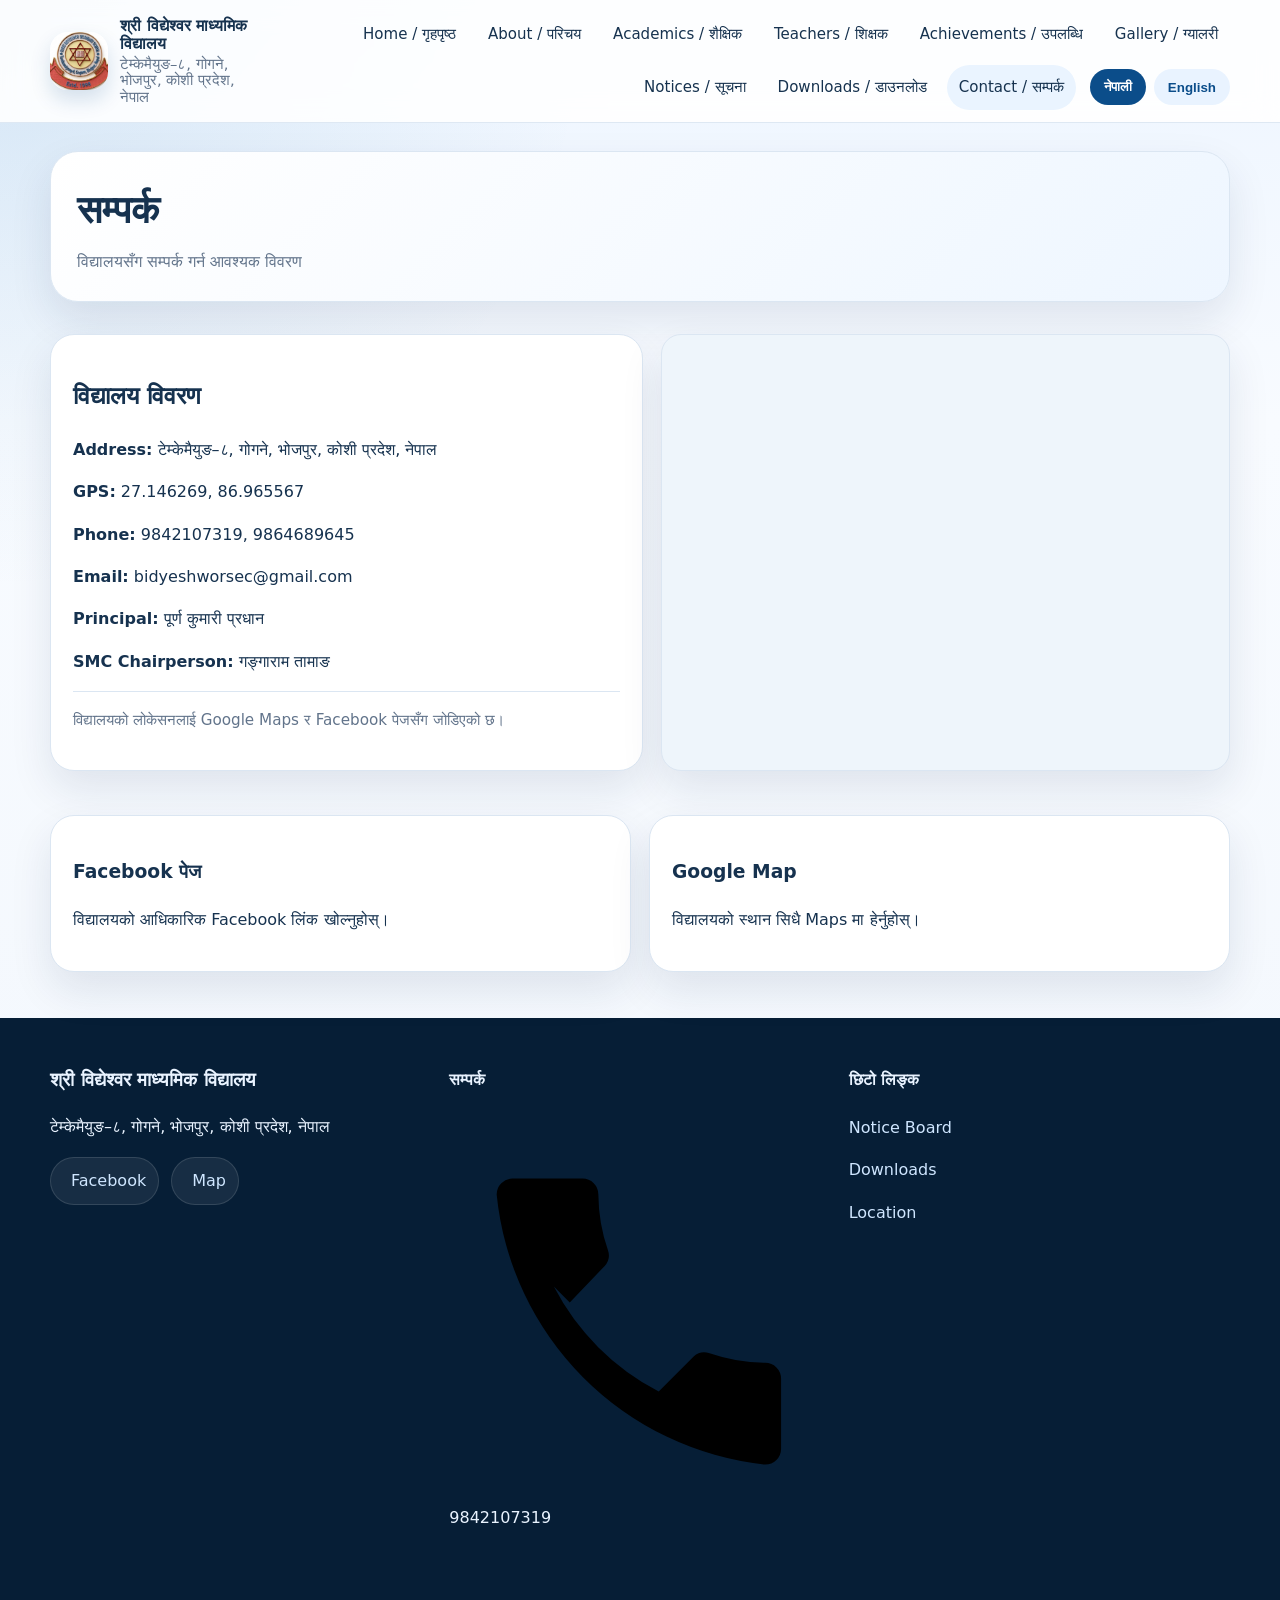
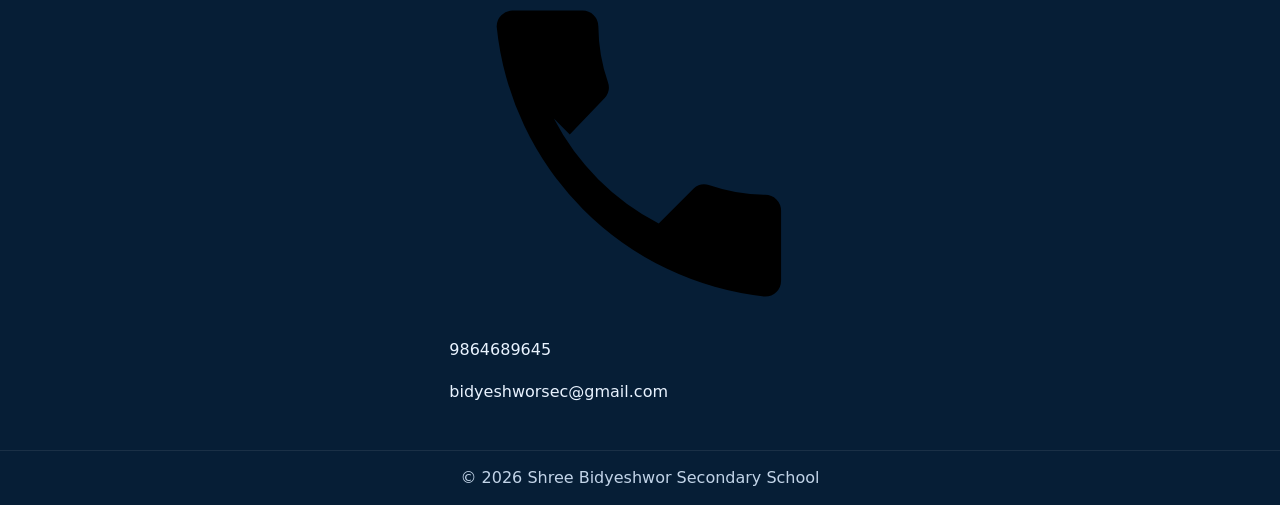
<file: contact.html>
<!doctype html>
<html lang="ne" data-lang="ne">
<head>
  <meta charset="utf-8">
  <meta name="viewport" content="width=device-width, initial-scale=1">
  <title>Contact - Shree Bidyeshwor Secondary School</title>
  <meta name="description" content="Official website of Shree Bidyeshwor Secondary School">
  <link rel="icon" type="image/jpeg" href="assets/logo.jpg">
  <link rel="apple-touch-icon" href="assets/logo.jpg">
  <link rel="stylesheet" href="style.css">
  <script src="script.js" defer></script>
</head>
<body>

<nav class="nav">
  <div class="container nav__wrap">
    <a class="brand" href="index.html">
      <img src="assets/logo.jpg" alt="School logo" class="brand__logo">
      <div class="brand__copy">
        <strong data-lang="ne">श्री विद्येश्वर माध्यमिक विद्यालय</strong>
        <strong data-lang="en">Shree Bidyeshwor Secondary School</strong>
        <span data-lang="ne">टेम्केमैयुङ–८, गोगने, भोजपुर, कोशी प्रदेश, नेपाल</span>
        <span data-lang="en">Temkemaiyung-8, Gogane, Bhojpur, Koshi Province, Nepal</span>
      </div>
    </a>

    <button class="nav__toggle" aria-label="Toggle menu" onclick="toggleMenu()">☰</button>

    <div class="nav__menu" id="navMenu">
      <a class="" href="index.html">Home / गृहपृष्ठ</a><a class="" href="about.html">About / परिचय</a><a class="" href="academics.html">Academics / शैक्षिक</a><a class="" href="teachers.html">Teachers / शिक्षक</a><a class="" href="achievements.html">Achievements / उपलब्धि</a><a class="" href="gallery.html">Gallery / ग्यालरी</a><a class="" href="notices.html">Notices / सूचना</a><a class="" href="downloads.html">Downloads / डाउनलोड</a><a class="active" href="contact.html">Contact / सम्पर्क</a>
      <div class="nav__lang">
        <button class="langbtn" onclick="setLang('ne')">नेपाली</button>
        <button class="langbtn langbtn--soft" onclick="setLang('en')">English</button>
      </div>
    </div>
  </div>
</nav>


<main>
  <section class="page-hero">
    <div class="container page-hero__box">
      <h1 data-lang="ne">सम्पर्क</h1>
      <h1 data-lang="en">Contact</h1>
      <p data-lang="ne">विद्यालयसँग सम्पर्क गर्न आवश्यक विवरण</p>
      <p data-lang="en">Contact details for the school</p>
    </div>
  </section>

  <section class="section">
    <div class="container contact-grid">
      <div class="card">
        <h2 data-lang="ne">विद्यालय विवरण</h2>
        <h2 data-lang="en">School Details</h2>
        <p><strong>Address:</strong> टेम्केमैयुङ–८, गोगने, भोजपुर, कोशी प्रदेश, नेपाल</p>
        <p><strong>GPS:</strong> 27.146269, 86.965567</p>
        <p><strong>Phone:</strong> 9842107319, 9864689645</p>
        <p><strong>Email:</strong> bidyeshworsec@gmail.com</p>
        <p><strong>Principal:</strong> पूर्ण कुमारी प्रधान</p>
        <p><strong>SMC Chairperson:</strong> गङ्गाराम तामाङ</p>
        <hr style="border:none;border-top:1px solid var(--border);margin:16px 0">
        <p class="small" data-lang="ne">विद्यालयको लोकेसनलाई Google Maps र Facebook पेजसँग जोडिएको छ।</p>
        <p class="small" data-lang="en">The location is connected to Google Maps and the Facebook page.</p>
      </div>
      <div class="map">
        <iframe
          title="Google Map"
          src="https://www.google.com/maps?q=27.146269,86.965567&output=embed"
          loading="lazy"
          referrerpolicy="no-referrer-when-downgrade"></iframe>
      </div>
    </div>
  </section>

  <section class="section">
    <div class="container grid cols-2">
      <a class="card" href="https://www.facebook.com/share/189mHwxmXG/" target="_blank" rel="noreferrer">
        <h3 data-lang="ne">Facebook पेज</h3>
        <h3 data-lang="en">Facebook Page</h3>
        <p data-lang="ne">विद्यालयको आधिकारिक Facebook लिंक खोल्नुहोस्।</p>
        <p data-lang="en">Open the school’s official Facebook link.</p>
      </a>
      <a class="card" href="https://www.google.com/maps?q=27.146269,86.965567" target="_blank" rel="noreferrer">
        <h3 data-lang="ne">Google Map</h3>
        <h3 data-lang="en">Google Map</h3>
        <p data-lang="ne">विद्यालयको स्थान सिधै Maps मा हेर्नुहोस्।</p>
        <p data-lang="en">View the school location directly in Maps.</p>
      </a>
    </div>
  </section>
</main>


<footer class="footer">
  <div class="container footer__grid">
    <div>
      <h3 data-lang="ne">श्री विद्येश्वर माध्यमिक विद्यालय</h3>
      <h3 data-lang="en">Shree Bidyeshwor Secondary School</h3>
      <p data-lang="ne">टेम्केमैयुङ–८, गोगने, भोजपुर, कोशी प्रदेश, नेपाल</p>
      <p data-lang="en">Temkemaiyung-8, Gogane, Bhojpur, Koshi Province, Nepal</p>
      <div class="social">
        <a class="social__link" href="https://www.facebook.com/share/189mHwxmXG/" target="_blank" rel="noreferrer">
          <svg viewBox="0 0 24 24" aria-hidden="true"><path d="M13.5 22v-8h2.7l.4-3.1h-3.1V8.8c0-.9.3-1.5 1.6-1.5h1.7V4.6c-.3 0-1.3-.1-2.5-.1-2.5 0-4.3 1.5-4.3 4.3V11H7.2V14h2.8v8h3.5z"/></svg>
          <span>Facebook</span>
        </a>
        <a class="social__link" href="https://www.google.com/maps?q=27.146269444444442,86.96556666666667" target="_blank" rel="noreferrer">
          <svg viewBox="0 0 24 24" aria-hidden="true"><path d="M12 2a7 7 0 0 0-7 7c0 5 7 13 7 13s7-8 7-13a7 7 0 0 0-7-7zm0 10.2A3.2 3.2 0 1 1 12 6.8a3.2 3.2 0 0 1 0 6.4z"/></svg>
          <span>Map</span>
        </a>
      </div>
    </div>
    <div>
      <h4 data-lang="ne">सम्पर्क</h4>
      <h4 data-lang="en">Contact</h4>
      <p><svg viewBox="0 0 24 24" aria-hidden="true"><path d="M6.6 10.8a15.4 15.4 0 0 0 6.6 6.6l2.2-2.2a1 1 0 0 1 1-.2 11 11 0 0 0 3.5.6 1 1 0 0 1 1 1V21a1 1 0 0 1-1 1A19 19 0 0 1 3 5a1 1 0 0 1 1-1h4.4a1 1 0 0 1 1 1 11 11 0 0 0 .6 3.5 1 1 0 0 1-.2 1l-2.2 2.3z"/></svg> 9842107319</p>
      <p><svg viewBox="0 0 24 24" aria-hidden="true"><path d="M6.6 10.8a15.4 15.4 0 0 0 6.6 6.6l2.2-2.2a1 1 0 0 1 1-.2 11 11 0 0 0 3.5.6 1 1 0 0 1 1 1V21a1 1 0 0 1-1 1A19 19 0 0 1 3 5a1 1 0 0 1 1-1h4.4a1 1 0 0 1 1 1 11 11 0 0 0 .6 3.5 1 1 0 0 1-.2 1l-2.2 2.3z"/></svg> 9864689645</p>
      <p>bidyeshworsec@gmail.com</p>
    </div>
    <div>
      <h4 data-lang="ne">छिटो लिङ्क</h4>
      <h4 data-lang="en">Quick Links</h4>
      <p><a href="notices.html">Notice Board</a></p>
      <p><a href="downloads.html">Downloads</a></p>
      <p><a href="contact.html">Location</a></p>
    </div>
  </div>
  <div class="footer__bottom">© 2026 Shree Bidyeshwor Secondary School</div>
</footer>

</body>
</html>
</file>
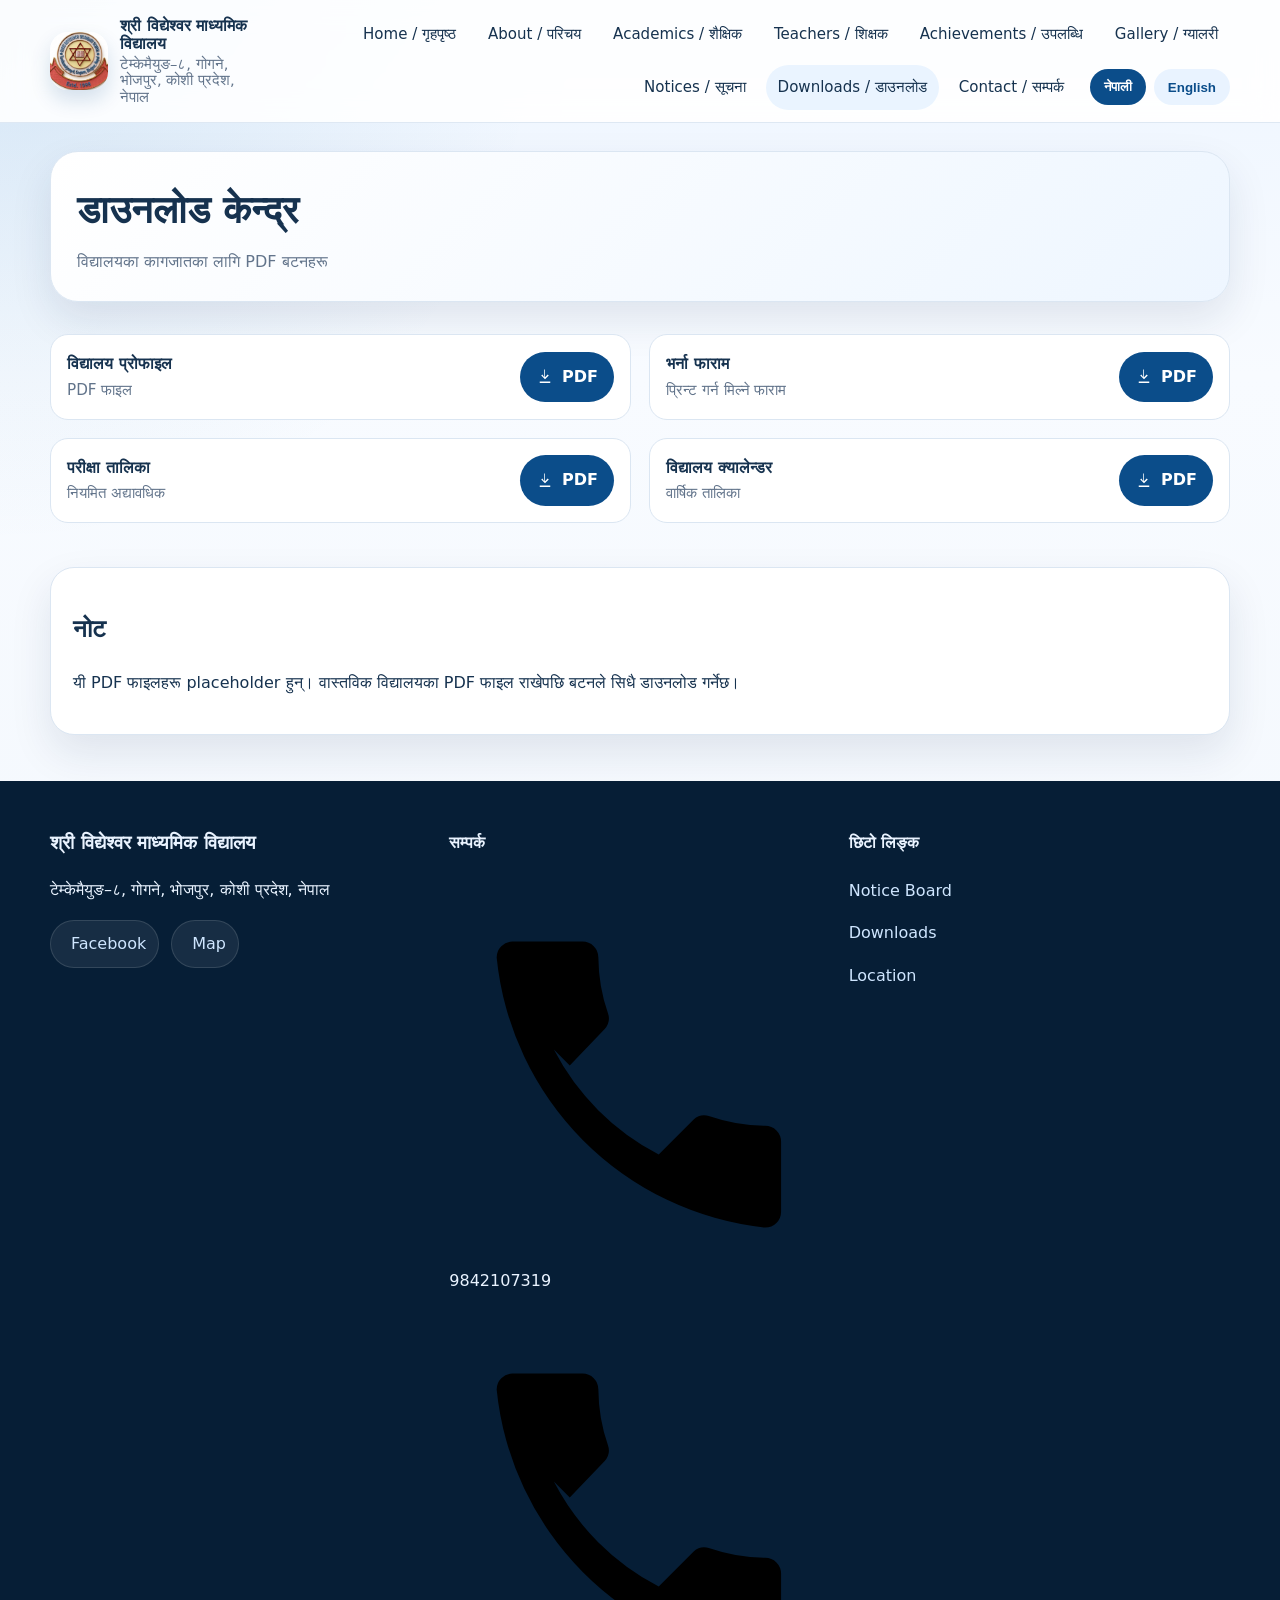
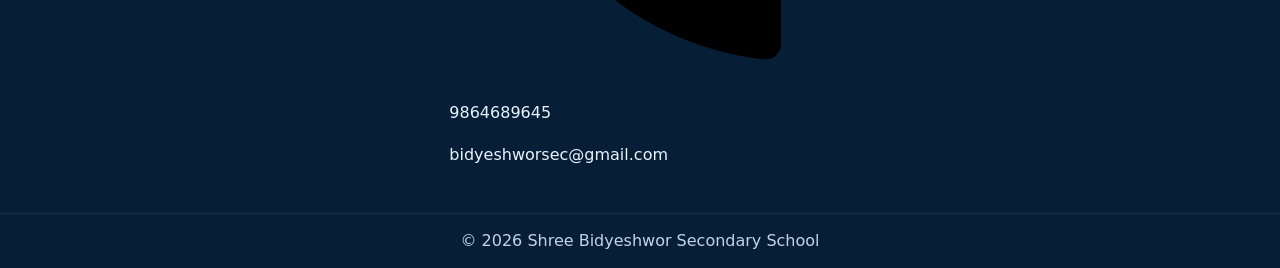
<file: downloads.html>
<!doctype html>
<html lang="ne" data-lang="ne">
<head>
  <meta charset="utf-8">
  <meta name="viewport" content="width=device-width, initial-scale=1">
  <title>Downloads - Shree Bidyeshwor Secondary School</title>
  <meta name="description" content="Official website of Shree Bidyeshwor Secondary School">
  <link rel="icon" type="image/jpeg" href="assets/logo.jpg">
  <link rel="apple-touch-icon" href="assets/logo.jpg">
  <link rel="stylesheet" href="style.css">
  <script src="script.js" defer></script>
</head>
<body>

<nav class="nav">
  <div class="container nav__wrap">
    <a class="brand" href="index.html">
      <img src="assets/logo.jpg" alt="School logo" class="brand__logo">
      <div class="brand__copy">
        <strong data-lang="ne">श्री विद्येश्वर माध्यमिक विद्यालय</strong>
        <strong data-lang="en">Shree Bidyeshwor Secondary School</strong>
        <span data-lang="ne">टेम्केमैयुङ–८, गोगने, भोजपुर, कोशी प्रदेश, नेपाल</span>
        <span data-lang="en">Temkemaiyung-8, Gogane, Bhojpur, Koshi Province, Nepal</span>
      </div>
    </a>

    <button class="nav__toggle" aria-label="Toggle menu" onclick="toggleMenu()">☰</button>

    <div class="nav__menu" id="navMenu">
      <a class="" href="index.html">Home / गृहपृष्ठ</a><a class="" href="about.html">About / परिचय</a><a class="" href="academics.html">Academics / शैक्षिक</a><a class="" href="teachers.html">Teachers / शिक्षक</a><a class="" href="achievements.html">Achievements / उपलब्धि</a><a class="" href="gallery.html">Gallery / ग्यालरी</a><a class="" href="notices.html">Notices / सूचना</a><a class="active" href="downloads.html">Downloads / डाउनलोड</a><a class="" href="contact.html">Contact / सम्पर्क</a>
      <div class="nav__lang">
        <button class="langbtn" onclick="setLang('ne')">नेपाली</button>
        <button class="langbtn langbtn--soft" onclick="setLang('en')">English</button>
      </div>
    </div>
  </div>
</nav>


<main>
  <section class="page-hero">
    <div class="container page-hero__box">
      <h1 data-lang="ne">डाउनलोड केन्द्र</h1>
      <h1 data-lang="en">Downloads</h1>
      <p data-lang="ne">विद्यालयका कागजातका लागि PDF बटनहरू</p>
      <p data-lang="en">PDF buttons for school documents</p>
    </div>
  </section>

  <section class="section">
    <div class="container grid cols-2">
      <div class="download-item">
        <div>
          <strong data-lang="ne">विद्यालय प्रोफाइल</strong>
          <strong data-lang="en">School Profile</strong>
          <div class="small" data-lang="ne">PDF फाइल</div>
          <div class="small" data-lang="en">PDF file</div>
        </div>
        <a class="pdf-btn" href="documents/School_Profile.pdf" download><svg viewBox="0 0 24 24" aria-hidden="true"><path d="M5 20h14v-2H5v2zm7-18v10.2l3.6-3.6L17 10l-5 5-5-5 1.4-1.4L11 12.2V2h1z"/></svg><span>PDF</span></a>
      </div>
      <div class="download-item">
        <div>
          <strong data-lang="ne">भर्ना फाराम</strong>
          <strong data-lang="en">Admission Form</strong>
          <div class="small" data-lang="ne">प्रिन्ट गर्न मिल्ने फाराम</div>
          <div class="small" data-lang="en">Printable form</div>
        </div>
        <a class="pdf-btn" href="documents/Admission_Form.pdf" download><svg viewBox="0 0 24 24" aria-hidden="true"><path d="M5 20h14v-2H5v2zm7-18v10.2l3.6-3.6L17 10l-5 5-5-5 1.4-1.4L11 12.2V2h1z"/></svg><span>PDF</span></a>
      </div>
      <div class="download-item">
        <div>
          <strong data-lang="ne">परीक्षा तालिका</strong>
          <strong data-lang="en">Exam Schedule</strong>
          <div class="small" data-lang="ne">नियमित अद्यावधिक</div>
          <div class="small" data-lang="en">Regularly updated</div>
        </div>
        <a class="pdf-btn" href="documents/Exam_Schedule.pdf" download><svg viewBox="0 0 24 24" aria-hidden="true"><path d="M5 20h14v-2H5v2zm7-18v10.2l3.6-3.6L17 10l-5 5-5-5 1.4-1.4L11 12.2V2h1z"/></svg><span>PDF</span></a>
      </div>
      <div class="download-item">
        <div>
          <strong data-lang="ne">विद्यालय क्यालेन्डर</strong>
          <strong data-lang="en">School Calendar</strong>
          <div class="small" data-lang="ne">वार्षिक तालिका</div>
          <div class="small" data-lang="en">Annual schedule</div>
        </div>
        <a class="pdf-btn" href="documents/School_Calendar.pdf" download><svg viewBox="0 0 24 24" aria-hidden="true"><path d="M5 20h14v-2H5v2zm7-18v10.2l3.6-3.6L17 10l-5 5-5-5 1.4-1.4L11 12.2V2h1z"/></svg><span>PDF</span></a>
      </div>
    </div>
  </section>

  <section class="section">
    <div class="container card">
      <h2 data-lang="ne">नोट</h2>
      <h2 data-lang="en">Note</h2>
      <p data-lang="ne">यी PDF फाइलहरू placeholder हुन्। वास्तविक विद्यालयका PDF फाइल राखेपछि बटनले सिधै डाउनलोड गर्नेछ।</p>
      <p data-lang="en">These PDFs are placeholders. Replace them with real PDFs and the buttons will download the files directly.</p>
    </div>
  </section>
</main>


<footer class="footer">
  <div class="container footer__grid">
    <div>
      <h3 data-lang="ne">श्री विद्येश्वर माध्यमिक विद्यालय</h3>
      <h3 data-lang="en">Shree Bidyeshwor Secondary School</h3>
      <p data-lang="ne">टेम्केमैयुङ–८, गोगने, भोजपुर, कोशी प्रदेश, नेपाल</p>
      <p data-lang="en">Temkemaiyung-8, Gogane, Bhojpur, Koshi Province, Nepal</p>
      <div class="social">
        <a class="social__link" href="https://www.facebook.com/share/189mHwxmXG/" target="_blank" rel="noreferrer">
          <svg viewBox="0 0 24 24" aria-hidden="true"><path d="M13.5 22v-8h2.7l.4-3.1h-3.1V8.8c0-.9.3-1.5 1.6-1.5h1.7V4.6c-.3 0-1.3-.1-2.5-.1-2.5 0-4.3 1.5-4.3 4.3V11H7.2V14h2.8v8h3.5z"/></svg>
          <span>Facebook</span>
        </a>
        <a class="social__link" href="https://www.google.com/maps?q=27.146269444444442,86.96556666666667" target="_blank" rel="noreferrer">
          <svg viewBox="0 0 24 24" aria-hidden="true"><path d="M12 2a7 7 0 0 0-7 7c0 5 7 13 7 13s7-8 7-13a7 7 0 0 0-7-7zm0 10.2A3.2 3.2 0 1 1 12 6.8a3.2 3.2 0 0 1 0 6.4z"/></svg>
          <span>Map</span>
        </a>
      </div>
    </div>
    <div>
      <h4 data-lang="ne">सम्पर्क</h4>
      <h4 data-lang="en">Contact</h4>
      <p><svg viewBox="0 0 24 24" aria-hidden="true"><path d="M6.6 10.8a15.4 15.4 0 0 0 6.6 6.6l2.2-2.2a1 1 0 0 1 1-.2 11 11 0 0 0 3.5.6 1 1 0 0 1 1 1V21a1 1 0 0 1-1 1A19 19 0 0 1 3 5a1 1 0 0 1 1-1h4.4a1 1 0 0 1 1 1 11 11 0 0 0 .6 3.5 1 1 0 0 1-.2 1l-2.2 2.3z"/></svg> 9842107319</p>
      <p><svg viewBox="0 0 24 24" aria-hidden="true"><path d="M6.6 10.8a15.4 15.4 0 0 0 6.6 6.6l2.2-2.2a1 1 0 0 1 1-.2 11 11 0 0 0 3.5.6 1 1 0 0 1 1 1V21a1 1 0 0 1-1 1A19 19 0 0 1 3 5a1 1 0 0 1 1-1h4.4a1 1 0 0 1 1 1 11 11 0 0 0 .6 3.5 1 1 0 0 1-.2 1l-2.2 2.3z"/></svg> 9864689645</p>
      <p>bidyeshworsec@gmail.com</p>
    </div>
    <div>
      <h4 data-lang="ne">छिटो लिङ्क</h4>
      <h4 data-lang="en">Quick Links</h4>
      <p><a href="notices.html">Notice Board</a></p>
      <p><a href="downloads.html">Downloads</a></p>
      <p><a href="contact.html">Location</a></p>
    </div>
  </div>
  <div class="footer__bottom">© 2026 Shree Bidyeshwor Secondary School</div>
</footer>

</body>
</html>
</file>
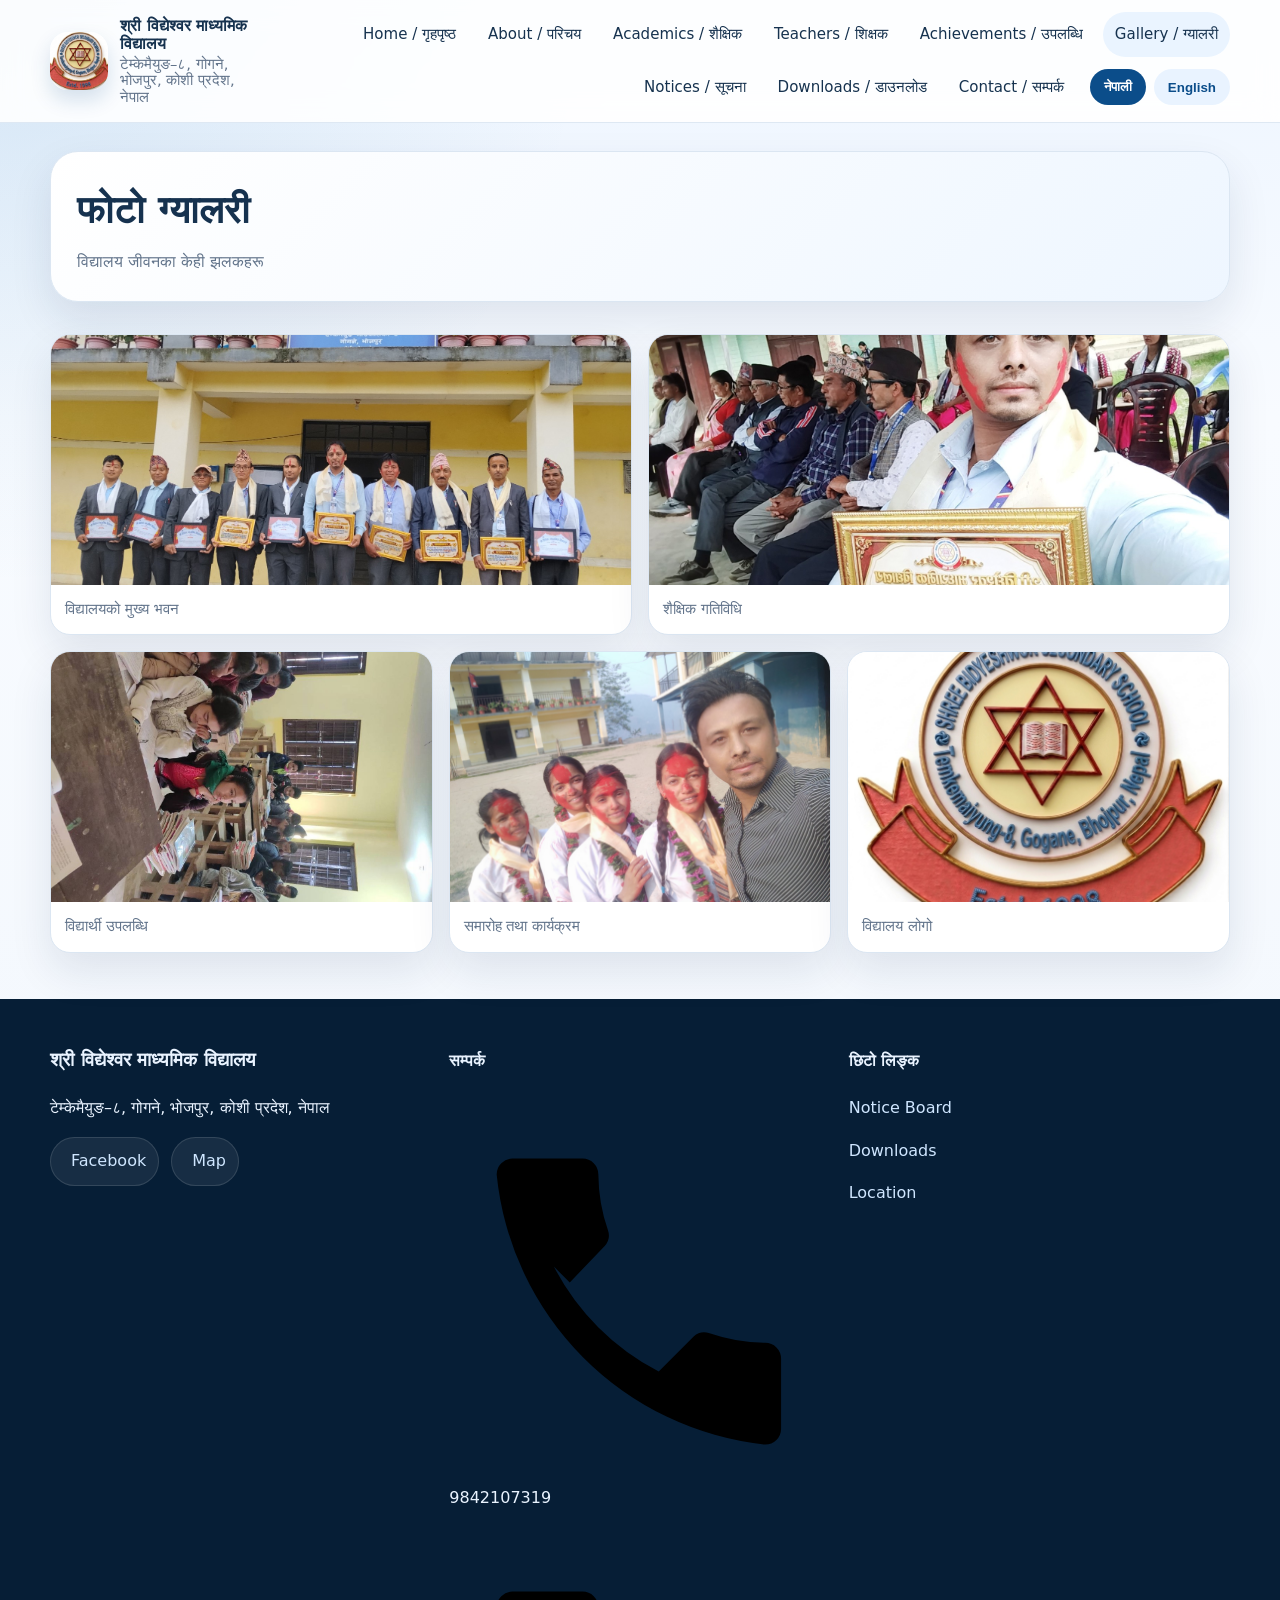
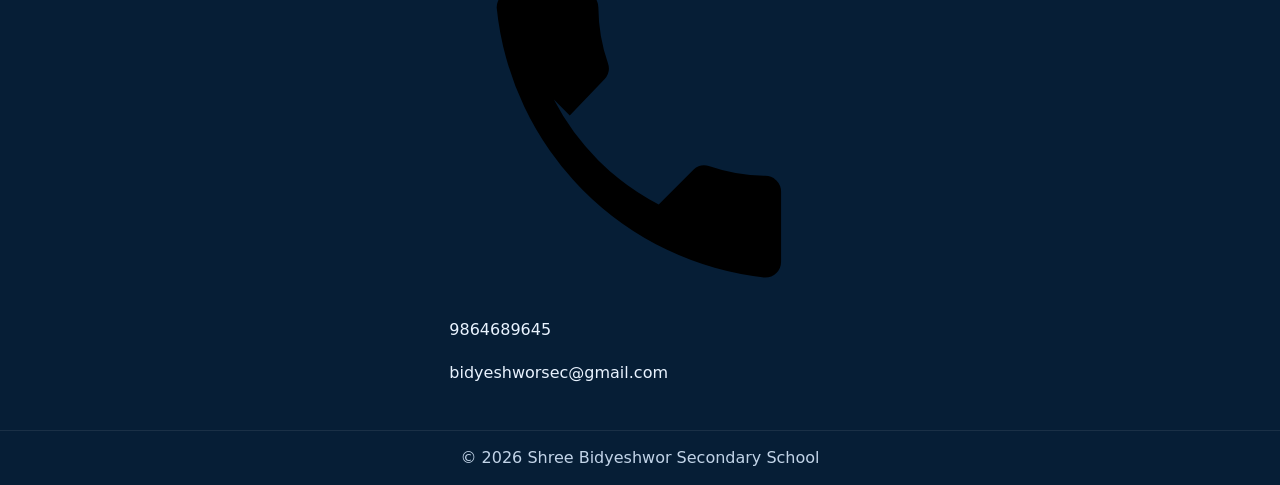
<file: gallery.html>
<!doctype html>
<html lang="ne" data-lang="ne">
<head>
  <meta charset="utf-8">
  <meta name="viewport" content="width=device-width, initial-scale=1">
  <title>Gallery - Shree Bidyeshwor Secondary School</title>
  <meta name="description" content="Official website of Shree Bidyeshwor Secondary School">
  <link rel="icon" type="image/jpeg" href="assets/logo.jpg">
  <link rel="apple-touch-icon" href="assets/logo.jpg">
  <link rel="stylesheet" href="style.css">
  <script src="script.js" defer></script>
</head>
<body>

<nav class="nav">
  <div class="container nav__wrap">
    <a class="brand" href="index.html">
      <img src="assets/logo.jpg" alt="School logo" class="brand__logo">
      <div class="brand__copy">
        <strong data-lang="ne">श्री विद्येश्वर माध्यमिक विद्यालय</strong>
        <strong data-lang="en">Shree Bidyeshwor Secondary School</strong>
        <span data-lang="ne">टेम्केमैयुङ–८, गोगने, भोजपुर, कोशी प्रदेश, नेपाल</span>
        <span data-lang="en">Temkemaiyung-8, Gogane, Bhojpur, Koshi Province, Nepal</span>
      </div>
    </a>

    <button class="nav__toggle" aria-label="Toggle menu" onclick="toggleMenu()">☰</button>

    <div class="nav__menu" id="navMenu">
      <a class="" href="index.html">Home / गृहपृष्ठ</a><a class="" href="about.html">About / परिचय</a><a class="" href="academics.html">Academics / शैक्षिक</a><a class="" href="teachers.html">Teachers / शिक्षक</a><a class="" href="achievements.html">Achievements / उपलब्धि</a><a class="active" href="gallery.html">Gallery / ग्यालरी</a><a class="" href="notices.html">Notices / सूचना</a><a class="" href="downloads.html">Downloads / डाउनलोड</a><a class="" href="contact.html">Contact / सम्पर्क</a>
      <div class="nav__lang">
        <button class="langbtn" onclick="setLang('ne')">नेपाली</button>
        <button class="langbtn langbtn--soft" onclick="setLang('en')">English</button>
      </div>
    </div>
  </div>
</nav>


<main>
  <section class="page-hero">
    <div class="container page-hero__box">
      <h1 data-lang="ne">फोटो ग्यालरी</h1>
      <h1 data-lang="en">Photo Gallery</h1>
      <p data-lang="ne">विद्यालय जीवनका केही झलकहरू</p>
      <p data-lang="en">A few glimpses of school life</p>
    </div>
  </section>
  <section class="section">
    <div class="container media-grid">
      <figure class="span-6"><img src="assets/campus-1.jpg" alt="Gallery 1"><figcaption data-lang="ne">विद्यालयको मुख्य भवन</figcaption><figcaption data-lang="en">Main school building</figcaption></figure>
      <figure class="span-6"><img src="assets/campus-2.jpg" alt="Gallery 2"><figcaption data-lang="ne">शैक्षिक गतिविधि</figcaption><figcaption data-lang="en">Academic activity</figcaption></figure>
      <figure class="span-4"><img src="assets/campus-3.jpg" alt="Gallery 3"><figcaption data-lang="ne">विद्यार्थी उपलब्धि</figcaption><figcaption data-lang="en">Student achievement</figcaption></figure>
      <figure class="span-4"><img src="assets/campus-4.jpg" alt="Gallery 4"><figcaption data-lang="ne">समारोह तथा कार्यक्रम</figcaption><figcaption data-lang="en">Ceremony and events</figcaption></figure>
      <figure class="span-4"><img src="assets/logo.jpg" alt="Gallery 5"><figcaption data-lang="ne">विद्यालय लोगो</figcaption><figcaption data-lang="en">School logo</figcaption></figure>
    </div>
  </section>
</main>


<footer class="footer">
  <div class="container footer__grid">
    <div>
      <h3 data-lang="ne">श्री विद्येश्वर माध्यमिक विद्यालय</h3>
      <h3 data-lang="en">Shree Bidyeshwor Secondary School</h3>
      <p data-lang="ne">टेम्केमैयुङ–८, गोगने, भोजपुर, कोशी प्रदेश, नेपाल</p>
      <p data-lang="en">Temkemaiyung-8, Gogane, Bhojpur, Koshi Province, Nepal</p>
      <div class="social">
        <a class="social__link" href="https://www.facebook.com/share/189mHwxmXG/" target="_blank" rel="noreferrer">
          <svg viewBox="0 0 24 24" aria-hidden="true"><path d="M13.5 22v-8h2.7l.4-3.1h-3.1V8.8c0-.9.3-1.5 1.6-1.5h1.7V4.6c-.3 0-1.3-.1-2.5-.1-2.5 0-4.3 1.5-4.3 4.3V11H7.2V14h2.8v8h3.5z"/></svg>
          <span>Facebook</span>
        </a>
        <a class="social__link" href="https://www.google.com/maps?q=27.146269444444442,86.96556666666667" target="_blank" rel="noreferrer">
          <svg viewBox="0 0 24 24" aria-hidden="true"><path d="M12 2a7 7 0 0 0-7 7c0 5 7 13 7 13s7-8 7-13a7 7 0 0 0-7-7zm0 10.2A3.2 3.2 0 1 1 12 6.8a3.2 3.2 0 0 1 0 6.4z"/></svg>
          <span>Map</span>
        </a>
      </div>
    </div>
    <div>
      <h4 data-lang="ne">सम्पर्क</h4>
      <h4 data-lang="en">Contact</h4>
      <p><svg viewBox="0 0 24 24" aria-hidden="true"><path d="M6.6 10.8a15.4 15.4 0 0 0 6.6 6.6l2.2-2.2a1 1 0 0 1 1-.2 11 11 0 0 0 3.5.6 1 1 0 0 1 1 1V21a1 1 0 0 1-1 1A19 19 0 0 1 3 5a1 1 0 0 1 1-1h4.4a1 1 0 0 1 1 1 11 11 0 0 0 .6 3.5 1 1 0 0 1-.2 1l-2.2 2.3z"/></svg> 9842107319</p>
      <p><svg viewBox="0 0 24 24" aria-hidden="true"><path d="M6.6 10.8a15.4 15.4 0 0 0 6.6 6.6l2.2-2.2a1 1 0 0 1 1-.2 11 11 0 0 0 3.5.6 1 1 0 0 1 1 1V21a1 1 0 0 1-1 1A19 19 0 0 1 3 5a1 1 0 0 1 1-1h4.4a1 1 0 0 1 1 1 11 11 0 0 0 .6 3.5 1 1 0 0 1-.2 1l-2.2 2.3z"/></svg> 9864689645</p>
      <p>bidyeshworsec@gmail.com</p>
    </div>
    <div>
      <h4 data-lang="ne">छिटो लिङ्क</h4>
      <h4 data-lang="en">Quick Links</h4>
      <p><a href="notices.html">Notice Board</a></p>
      <p><a href="downloads.html">Downloads</a></p>
      <p><a href="contact.html">Location</a></p>
    </div>
  </div>
  <div class="footer__bottom">© 2026 Shree Bidyeshwor Secondary School</div>
</footer>

</body>
</html>
</file>
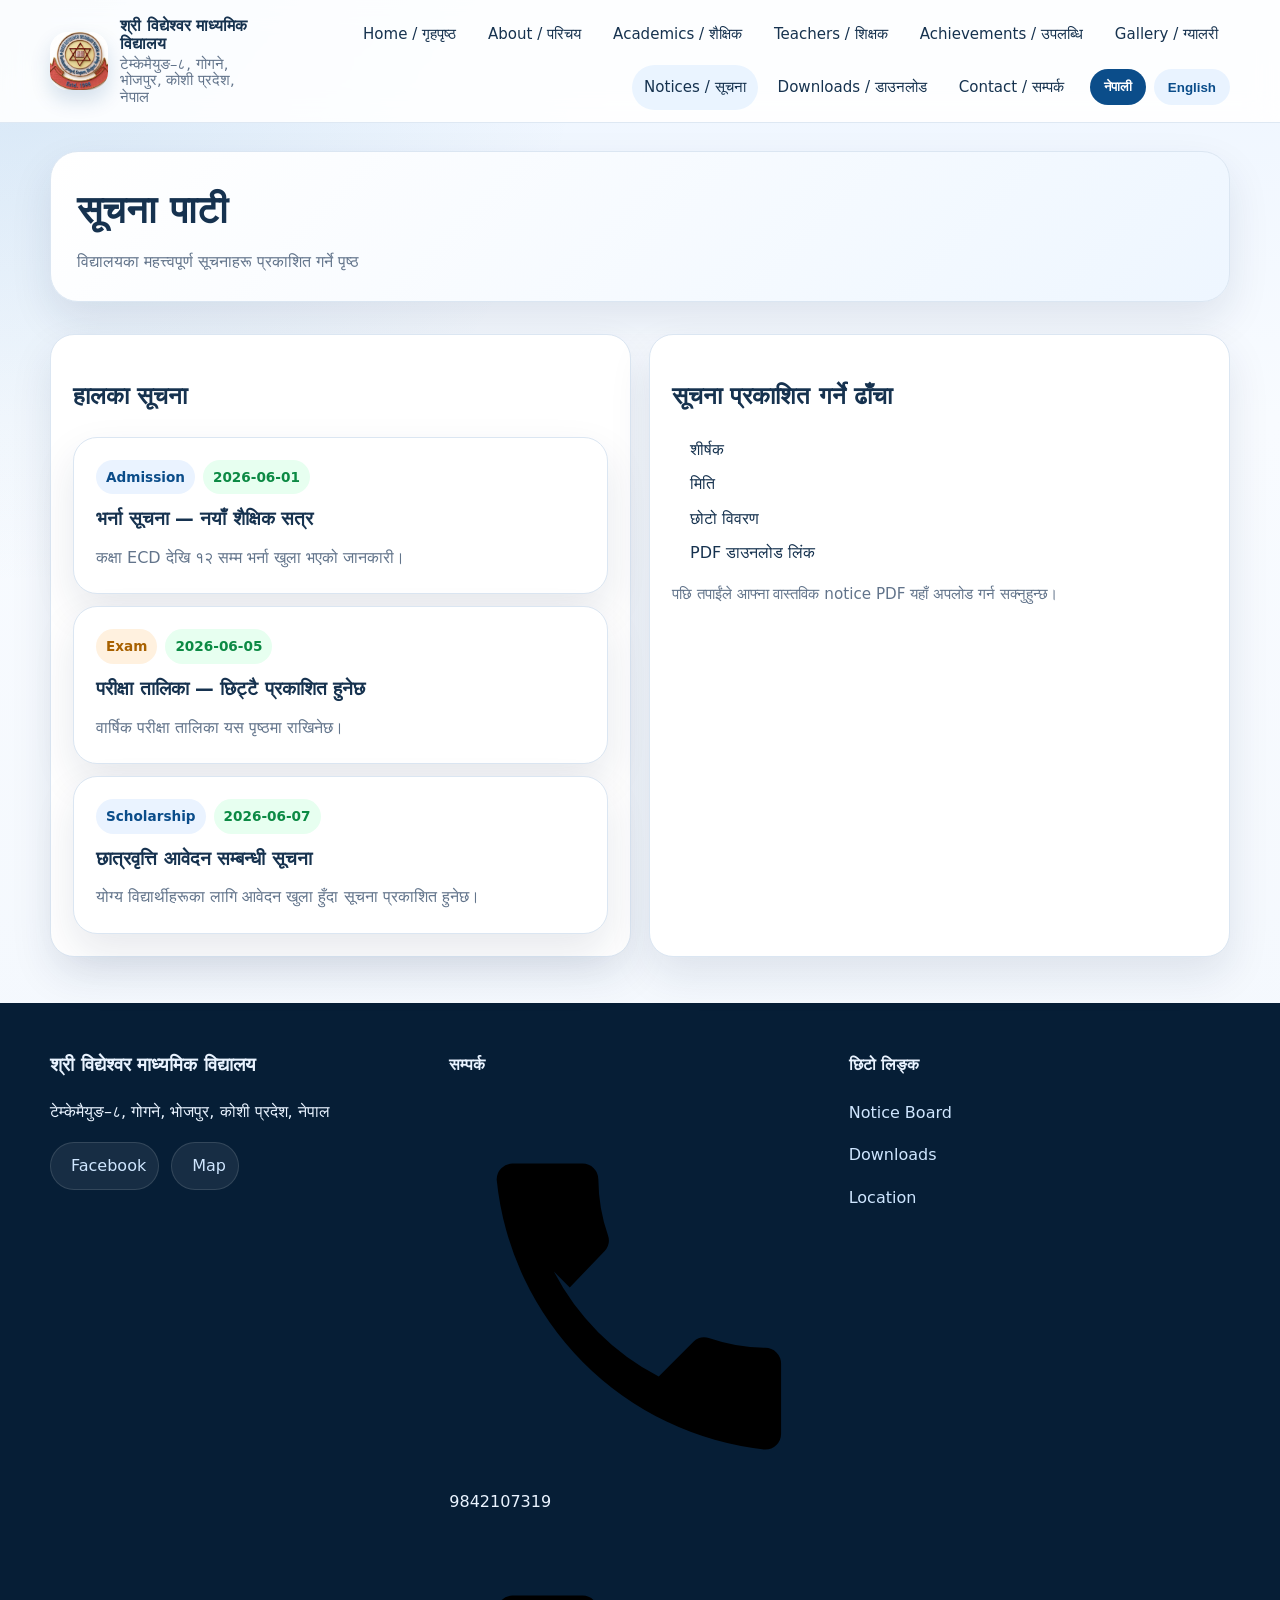
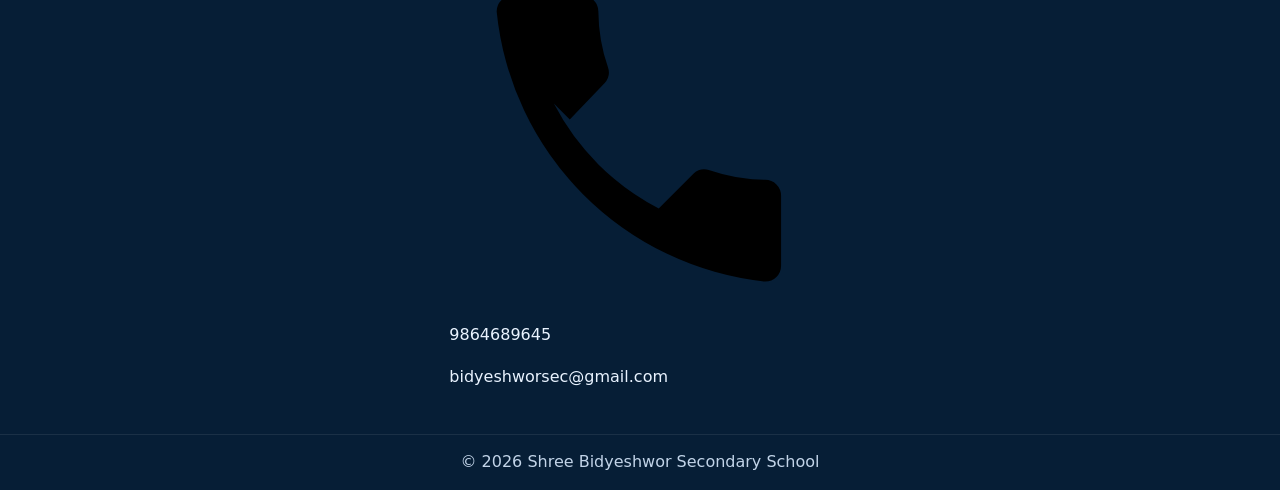
<file: notices.html>
<!doctype html>
<html lang="ne" data-lang="ne">
<head>
  <meta charset="utf-8">
  <meta name="viewport" content="width=device-width, initial-scale=1">
  <title>Notice Board - Shree Bidyeshwor Secondary School</title>
  <meta name="description" content="Official website of Shree Bidyeshwor Secondary School">
  <link rel="icon" type="image/jpeg" href="assets/logo.jpg">
  <link rel="apple-touch-icon" href="assets/logo.jpg">
  <link rel="stylesheet" href="style.css">
  <script src="script.js" defer></script>
</head>
<body>

<nav class="nav">
  <div class="container nav__wrap">
    <a class="brand" href="index.html">
      <img src="assets/logo.jpg" alt="School logo" class="brand__logo">
      <div class="brand__copy">
        <strong data-lang="ne">श्री विद्येश्वर माध्यमिक विद्यालय</strong>
        <strong data-lang="en">Shree Bidyeshwor Secondary School</strong>
        <span data-lang="ne">टेम्केमैयुङ–८, गोगने, भोजपुर, कोशी प्रदेश, नेपाल</span>
        <span data-lang="en">Temkemaiyung-8, Gogane, Bhojpur, Koshi Province, Nepal</span>
      </div>
    </a>

    <button class="nav__toggle" aria-label="Toggle menu" onclick="toggleMenu()">☰</button>

    <div class="nav__menu" id="navMenu">
      <a class="" href="index.html">Home / गृहपृष्ठ</a><a class="" href="about.html">About / परिचय</a><a class="" href="academics.html">Academics / शैक्षिक</a><a class="" href="teachers.html">Teachers / शिक्षक</a><a class="" href="achievements.html">Achievements / उपलब्धि</a><a class="" href="gallery.html">Gallery / ग्यालरी</a><a class="active" href="notices.html">Notices / सूचना</a><a class="" href="downloads.html">Downloads / डाउनलोड</a><a class="" href="contact.html">Contact / सम्पर्क</a>
      <div class="nav__lang">
        <button class="langbtn" onclick="setLang('ne')">नेपाली</button>
        <button class="langbtn langbtn--soft" onclick="setLang('en')">English</button>
      </div>
    </div>
  </div>
</nav>


<main>
  <section class="page-hero">
    <div class="container page-hero__box">
      <h1 data-lang="ne">सूचना पाटी</h1>
      <h1 data-lang="en">Notice Board</h1>
      <p data-lang="ne">विद्यालयका महत्त्वपूर्ण सूचनाहरू प्रकाशित गर्ने पृष्ठ</p>
      <p data-lang="en">A page for important school notices</p>
    </div>
  </section>

  <section class="section">
    <div class="container grid cols-2">
      <div class="card">
        <h2 data-lang="ne">हालका सूचना</h2>
        <h2 data-lang="en">Latest Notices</h2>
        <div class="timeline" style="margin-top:14px">
          <div class="card notice-card">
            <div class="notice-card__top">
              <span class="badge badge--blue">Admission</span>
              <span class="badge badge--green">2026-06-01</span>
            </div>
            <h3 data-lang="ne">भर्ना सूचना — नयाँ शैक्षिक सत्र</h3>
            <h3 data-lang="en">Admission notice — new academic session</h3>
            <p data-lang="ne">कक्षा ECD देखि १२ सम्म भर्ना खुला भएको जानकारी।</p>
            <p data-lang="en">Admission is open from ECD to Grade 12.</p>
          </div>

          <div class="card notice-card">
            <div class="notice-card__top">
              <span class="badge badge--orange">Exam</span>
              <span class="badge badge--green">2026-06-05</span>
            </div>
            <h3 data-lang="ne">परीक्षा तालिका — छिट्टै प्रकाशित हुनेछ</h3>
            <h3 data-lang="en">Exam schedule — to be published soon</h3>
            <p data-lang="ne">वार्षिक परीक्षा तालिका यस पृष्ठमा राखिनेछ।</p>
            <p data-lang="en">Annual exam schedule will be posted on this page.</p>
          </div>

          <div class="card notice-card">
            <div class="notice-card__top">
              <span class="badge badge--blue">Scholarship</span>
              <span class="badge badge--green">2026-06-07</span>
            </div>
            <h3 data-lang="ne">छात्रवृत्ति आवेदन सम्बन्धी सूचना</h3>
            <h3 data-lang="en">Scholarship application notice</h3>
            <p data-lang="ne">योग्य विद्यार्थीहरूका लागि आवेदन खुला हुँदा सूचना प्रकाशित हुनेछ।</p>
            <p data-lang="en">Notice will be published when applications open for eligible students.</p>
          </div>
        </div>
      </div>

      <div class="card">
        <h2 data-lang="ne">सूचना प्रकाशित गर्ने ढाँचा</h2>
        <h2 data-lang="en">Notice Posting Format</h2>
        <ul class="list">
          <li data-lang="ne">शीर्षक</li>
          <li data-lang="en">Title</li>
          <li data-lang="ne">मिति</li>
          <li data-lang="en">Date</li>
          <li data-lang="ne">छोटो विवरण</li>
          <li data-lang="en">Short description</li>
          <li data-lang="ne">PDF डाउनलोड लिंक</li>
          <li data-lang="en">PDF download link</li>
        </ul>
        <p class="small" data-lang="ne">पछि तपाईंले आफ्ना वास्तविक notice PDF यहाँ अपलोड गर्न सक्नुहुन्छ।</p>
        <p class="small" data-lang="en">You can upload your real notice PDFs here later.</p>
      </div>
    </div>
  </section>
</main>


<footer class="footer">
  <div class="container footer__grid">
    <div>
      <h3 data-lang="ne">श्री विद्येश्वर माध्यमिक विद्यालय</h3>
      <h3 data-lang="en">Shree Bidyeshwor Secondary School</h3>
      <p data-lang="ne">टेम्केमैयुङ–८, गोगने, भोजपुर, कोशी प्रदेश, नेपाल</p>
      <p data-lang="en">Temkemaiyung-8, Gogane, Bhojpur, Koshi Province, Nepal</p>
      <div class="social">
        <a class="social__link" href="https://www.facebook.com/share/189mHwxmXG/" target="_blank" rel="noreferrer">
          <svg viewBox="0 0 24 24" aria-hidden="true"><path d="M13.5 22v-8h2.7l.4-3.1h-3.1V8.8c0-.9.3-1.5 1.6-1.5h1.7V4.6c-.3 0-1.3-.1-2.5-.1-2.5 0-4.3 1.5-4.3 4.3V11H7.2V14h2.8v8h3.5z"/></svg>
          <span>Facebook</span>
        </a>
        <a class="social__link" href="https://www.google.com/maps?q=27.146269444444442,86.96556666666667" target="_blank" rel="noreferrer">
          <svg viewBox="0 0 24 24" aria-hidden="true"><path d="M12 2a7 7 0 0 0-7 7c0 5 7 13 7 13s7-8 7-13a7 7 0 0 0-7-7zm0 10.2A3.2 3.2 0 1 1 12 6.8a3.2 3.2 0 0 1 0 6.4z"/></svg>
          <span>Map</span>
        </a>
      </div>
    </div>
    <div>
      <h4 data-lang="ne">सम्पर्क</h4>
      <h4 data-lang="en">Contact</h4>
      <p><svg viewBox="0 0 24 24" aria-hidden="true"><path d="M6.6 10.8a15.4 15.4 0 0 0 6.6 6.6l2.2-2.2a1 1 0 0 1 1-.2 11 11 0 0 0 3.5.6 1 1 0 0 1 1 1V21a1 1 0 0 1-1 1A19 19 0 0 1 3 5a1 1 0 0 1 1-1h4.4a1 1 0 0 1 1 1 11 11 0 0 0 .6 3.5 1 1 0 0 1-.2 1l-2.2 2.3z"/></svg> 9842107319</p>
      <p><svg viewBox="0 0 24 24" aria-hidden="true"><path d="M6.6 10.8a15.4 15.4 0 0 0 6.6 6.6l2.2-2.2a1 1 0 0 1 1-.2 11 11 0 0 0 3.5.6 1 1 0 0 1 1 1V21a1 1 0 0 1-1 1A19 19 0 0 1 3 5a1 1 0 0 1 1-1h4.4a1 1 0 0 1 1 1 11 11 0 0 0 .6 3.5 1 1 0 0 1-.2 1l-2.2 2.3z"/></svg> 9864689645</p>
      <p>bidyeshworsec@gmail.com</p>
    </div>
    <div>
      <h4 data-lang="ne">छिटो लिङ्क</h4>
      <h4 data-lang="en">Quick Links</h4>
      <p><a href="notices.html">Notice Board</a></p>
      <p><a href="downloads.html">Downloads</a></p>
      <p><a href="contact.html">Location</a></p>
    </div>
  </div>
  <div class="footer__bottom">© 2026 Shree Bidyeshwor Secondary School</div>
</footer>

</body>
</html>
</file>
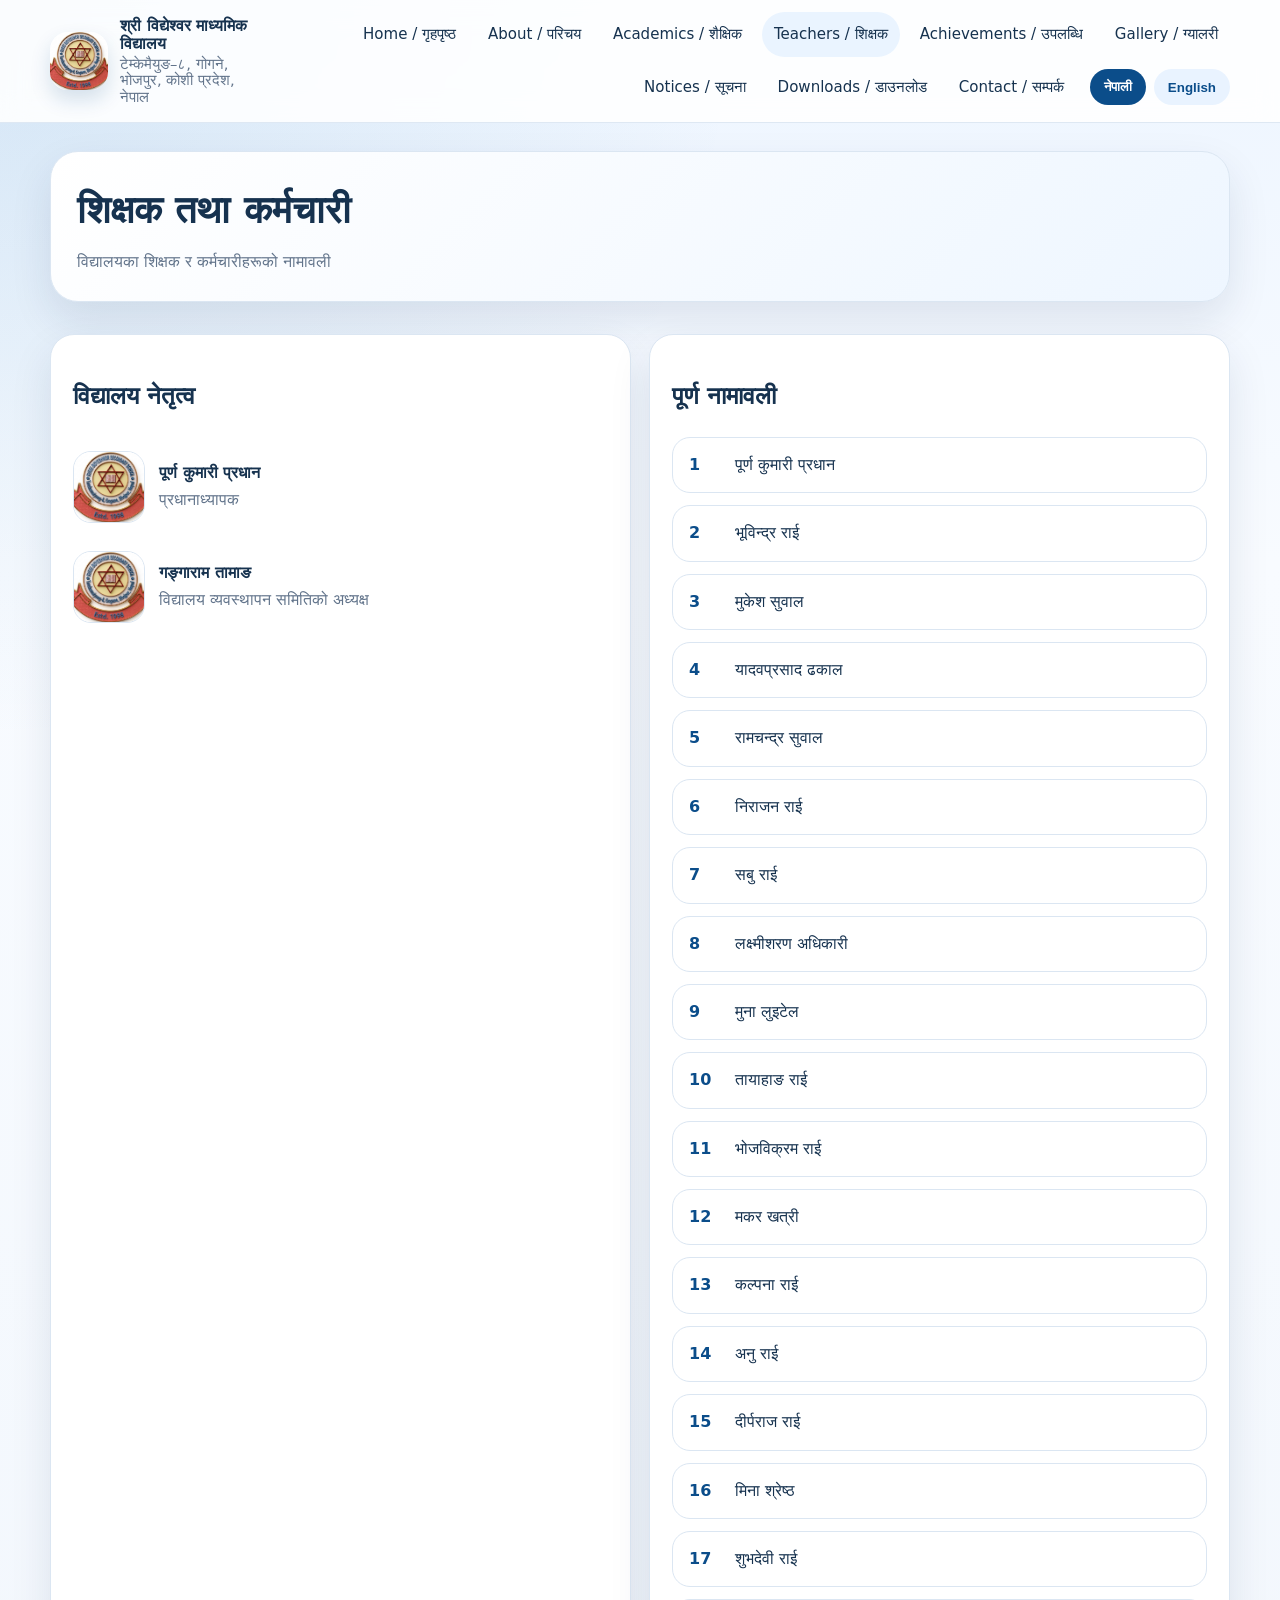
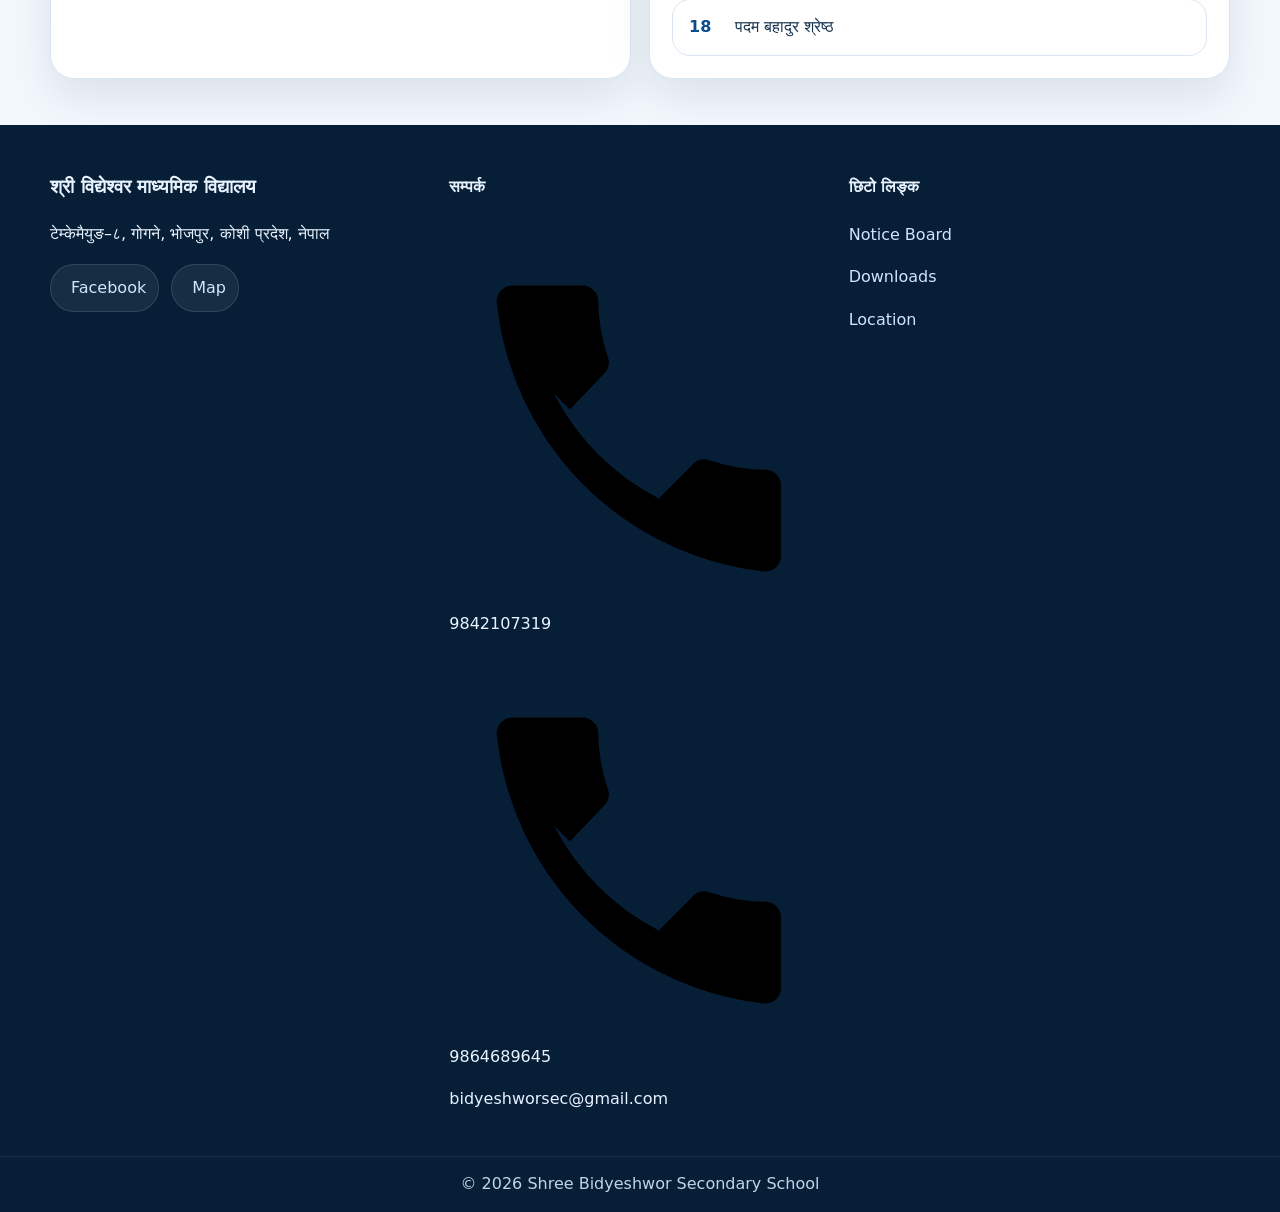
<file: teachers.html>
<!doctype html>
<html lang="ne" data-lang="ne">
<head>
  <meta charset="utf-8">
  <meta name="viewport" content="width=device-width, initial-scale=1">
  <title>Teachers & Staff - Shree Bidyeshwor Secondary School</title>
  <meta name="description" content="Official website of Shree Bidyeshwor Secondary School">
  <link rel="icon" type="image/jpeg" href="assets/logo.jpg">
  <link rel="apple-touch-icon" href="assets/logo.jpg">
  <link rel="stylesheet" href="style.css">
  <script src="script.js" defer></script>
</head>
<body>

<nav class="nav">
  <div class="container nav__wrap">
    <a class="brand" href="index.html">
      <img src="assets/logo.jpg" alt="School logo" class="brand__logo">
      <div class="brand__copy">
        <strong data-lang="ne">श्री विद्येश्वर माध्यमिक विद्यालय</strong>
        <strong data-lang="en">Shree Bidyeshwor Secondary School</strong>
        <span data-lang="ne">टेम्केमैयुङ–८, गोगने, भोजपुर, कोशी प्रदेश, नेपाल</span>
        <span data-lang="en">Temkemaiyung-8, Gogane, Bhojpur, Koshi Province, Nepal</span>
      </div>
    </a>

    <button class="nav__toggle" aria-label="Toggle menu" onclick="toggleMenu()">☰</button>

    <div class="nav__menu" id="navMenu">
      <a class="" href="index.html">Home / गृहपृष्ठ</a><a class="" href="about.html">About / परिचय</a><a class="" href="academics.html">Academics / शैक्षिक</a><a class="active" href="teachers.html">Teachers / शिक्षक</a><a class="" href="achievements.html">Achievements / उपलब्धि</a><a class="" href="gallery.html">Gallery / ग्यालरी</a><a class="" href="notices.html">Notices / सूचना</a><a class="" href="downloads.html">Downloads / डाउनलोड</a><a class="" href="contact.html">Contact / सम्पर्क</a>
      <div class="nav__lang">
        <button class="langbtn" onclick="setLang('ne')">नेपाली</button>
        <button class="langbtn langbtn--soft" onclick="setLang('en')">English</button>
      </div>
    </div>
  </div>
</nav>


<main>
  <section class="page-hero">
    <div class="container page-hero__box">
      <h1 data-lang="ne">शिक्षक तथा कर्मचारी</h1>
      <h1 data-lang="en">Teachers & Staff</h1>
      <p data-lang="ne">विद्यालयका शिक्षक र कर्मचारीहरूको नामावली</p>
      <p data-lang="en">Names of teachers and staff members</p>
    </div>
  </section>
  <section class="section">
    <div class="container grid cols-2">
      <div class="card">
        <h2 data-lang="ne">विद्यालय नेतृत्व</h2>
        <h2 data-lang="en">Leadership</h2>
        <div class="teacher">
          <img src="assets/logo.jpg" alt="Principal">
          <div class="teacher__meta">
            <strong>पूर्ण कुमारी प्रधान</strong>
            <span data-lang="ne">प्रधानाध्यापक</span>
            <span data-lang="en">Principal</span>
          </div>
        </div>
        <div class="teacher">
          <img src="assets/logo.jpg" alt="Chairperson">
          <div class="teacher__meta">
            <strong>गङ्गाराम तामाङ</strong>
            <span data-lang="ne">विद्यालय व्यवस्थापन समितिको अध्यक्ष</span>
            <span data-lang="en">School Management Committee Chairperson</span>
          </div>
        </div>
      </div>
      <div class="card">
        <h2 data-lang="ne">पूर्ण नामावली</h2>
        <h2 data-lang="en">Full List</h2>
        <div class="timeline" style="margin-top:14px">
          <div class="timeline__item"><strong>1</strong><span>पूर्ण कुमारी प्रधान</span></div><div class="timeline__item"><strong>2</strong><span>भूविन्द्र राई</span></div><div class="timeline__item"><strong>3</strong><span>मुकेश सुवाल</span></div><div class="timeline__item"><strong>4</strong><span>यादवप्रसाद ढकाल</span></div><div class="timeline__item"><strong>5</strong><span>रामचन्द्र सुवाल</span></div><div class="timeline__item"><strong>6</strong><span>निराजन राई</span></div><div class="timeline__item"><strong>7</strong><span>सबु राई</span></div><div class="timeline__item"><strong>8</strong><span>लक्ष्मीशरण अधिकारी</span></div><div class="timeline__item"><strong>9</strong><span>मुना लुइटेल</span></div><div class="timeline__item"><strong>10</strong><span>तायाहाङ राई</span></div><div class="timeline__item"><strong>11</strong><span>भोजविक्रम राई</span></div><div class="timeline__item"><strong>12</strong><span>मकर खत्री</span></div><div class="timeline__item"><strong>13</strong><span>कल्पना राई</span></div><div class="timeline__item"><strong>14</strong><span>अनु राई</span></div><div class="timeline__item"><strong>15</strong><span>दीर्पराज राई</span></div><div class="timeline__item"><strong>16</strong><span>मिना श्रेष्ठ</span></div><div class="timeline__item"><strong>17</strong><span>शुभदेवी राई</span></div><div class="timeline__item"><strong>18</strong><span>पदम बहादुर श्रेष्ठ</span></div>
        </div>
      </div>
    </div>
  </section>
</main>


<footer class="footer">
  <div class="container footer__grid">
    <div>
      <h3 data-lang="ne">श्री विद्येश्वर माध्यमिक विद्यालय</h3>
      <h3 data-lang="en">Shree Bidyeshwor Secondary School</h3>
      <p data-lang="ne">टेम्केमैयुङ–८, गोगने, भोजपुर, कोशी प्रदेश, नेपाल</p>
      <p data-lang="en">Temkemaiyung-8, Gogane, Bhojpur, Koshi Province, Nepal</p>
      <div class="social">
        <a class="social__link" href="https://www.facebook.com/share/189mHwxmXG/" target="_blank" rel="noreferrer">
          <svg viewBox="0 0 24 24" aria-hidden="true"><path d="M13.5 22v-8h2.7l.4-3.1h-3.1V8.8c0-.9.3-1.5 1.6-1.5h1.7V4.6c-.3 0-1.3-.1-2.5-.1-2.5 0-4.3 1.5-4.3 4.3V11H7.2V14h2.8v8h3.5z"/></svg>
          <span>Facebook</span>
        </a>
        <a class="social__link" href="https://www.google.com/maps?q=27.146269444444442,86.96556666666667" target="_blank" rel="noreferrer">
          <svg viewBox="0 0 24 24" aria-hidden="true"><path d="M12 2a7 7 0 0 0-7 7c0 5 7 13 7 13s7-8 7-13a7 7 0 0 0-7-7zm0 10.2A3.2 3.2 0 1 1 12 6.8a3.2 3.2 0 0 1 0 6.4z"/></svg>
          <span>Map</span>
        </a>
      </div>
    </div>
    <div>
      <h4 data-lang="ne">सम्पर्क</h4>
      <h4 data-lang="en">Contact</h4>
      <p><svg viewBox="0 0 24 24" aria-hidden="true"><path d="M6.6 10.8a15.4 15.4 0 0 0 6.6 6.6l2.2-2.2a1 1 0 0 1 1-.2 11 11 0 0 0 3.5.6 1 1 0 0 1 1 1V21a1 1 0 0 1-1 1A19 19 0 0 1 3 5a1 1 0 0 1 1-1h4.4a1 1 0 0 1 1 1 11 11 0 0 0 .6 3.5 1 1 0 0 1-.2 1l-2.2 2.3z"/></svg> 9842107319</p>
      <p><svg viewBox="0 0 24 24" aria-hidden="true"><path d="M6.6 10.8a15.4 15.4 0 0 0 6.6 6.6l2.2-2.2a1 1 0 0 1 1-.2 11 11 0 0 0 3.5.6 1 1 0 0 1 1 1V21a1 1 0 0 1-1 1A19 19 0 0 1 3 5a1 1 0 0 1 1-1h4.4a1 1 0 0 1 1 1 11 11 0 0 0 .6 3.5 1 1 0 0 1-.2 1l-2.2 2.3z"/></svg> 9864689645</p>
      <p>bidyeshworsec@gmail.com</p>
    </div>
    <div>
      <h4 data-lang="ne">छिटो लिङ्क</h4>
      <h4 data-lang="en">Quick Links</h4>
      <p><a href="notices.html">Notice Board</a></p>
      <p><a href="downloads.html">Downloads</a></p>
      <p><a href="contact.html">Location</a></p>
    </div>
  </div>
  <div class="footer__bottom">© 2026 Shree Bidyeshwor Secondary School</div>
</footer>

</body>
</html>
</file>
<file: style.css>
:root{
  --bg:#eef4fb;
  --card:#ffffff;
  --text:#16324f;
  --muted:#62748b;
  --primary:#0b4d8a;
  --primary2:#116db2;
  --accent:#eaf4ff;
  --border:#dbe6f2;
  --shadow:0 18px 42px rgba(16, 42, 74, .10);
  --radius:24px;
}
*{box-sizing:border-box}
html,body{margin:0;padding:0}
body{
  font-family:system-ui,-apple-system,BlinkMacSystemFont,"Segoe UI",Roboto,Arial,sans-serif;
  color:var(--text);
  background:
    radial-gradient(circle at top left, rgba(17,109,178,.12), transparent 24%),
    linear-gradient(180deg, #edf5ff 0%, #f8fbff 20%, #eef4fb 100%);
  line-height:1.65;
}
a{color:inherit;text-decoration:none}
img{max-width:100%;display:block}
.container{width:min(1180px, calc(100% - 28px)); margin:0 auto}
html[data-lang="ne"] [data-lang="en"]{display:none}
html[data-lang="en"] [data-lang="ne"]{display:none}
html[data-lang="ne"] [data-lang="ne"],
html[data-lang="en"] [data-lang="en"],
html[data-lang="ne"] [data-lang="both"],
html[data-lang="en"] [data-lang="both"]{display:block}
html[data-lang="ne"] [data-lang="ne"]{display:block}
html[data-lang="en"] [data-lang="en"]{display:block}
html[data-lang="ne"] [data-lang="both"], html[data-lang="en"] [data-lang="both"]{display:block}
.nav{
  position:sticky; top:0; z-index:100;
  background:rgba(255,255,255,.88);
  backdrop-filter: blur(14px);
  border-bottom:1px solid rgba(219,230,242,.9);
}
.nav__wrap{
  display:flex; align-items:center; justify-content:space-between; gap:14px;
  padding:12px 0;
}
.brand{display:flex; align-items:center; gap:12px; min-width:0}
.brand__logo{
  width:58px; height:58px; object-fit:cover; border-radius:18px;
  box-shadow:0 10px 20px rgba(11,77,138,.16);
}
.brand__copy{display:flex; flex-direction:column; line-height:1.1; min-width:0}
.brand__copy strong{font-size:1rem}
.brand__copy span{font-size:.92rem; color:var(--muted); margin-top:4px}
.nav__menu{
  display:flex; align-items:center; gap:8px; flex-wrap:wrap; justify-content:flex-end;
}
.nav__menu a{
  padding:10px 12px; border-radius:999px;
  color:var(--text); font-size:.94rem;
}
.nav__menu a:hover, .nav__menu a.active{background:var(--accent)}
.nav__lang{display:flex; gap:8px; margin-left:6px}
.langbtn{
  border:0; cursor:pointer; border-radius:999px; padding:10px 14px;
  background:var(--primary); color:white; font-weight:800;
}
.langbtn--soft{background:#e9f3ff; color:var(--primary)}
.nav__toggle{
  display:none; border:0; cursor:pointer;
  width:42px; height:42px; border-radius:12px;
  background:#eef5ff; color:var(--primary); font-size:1.2rem;
}

.hero{padding:26px 0 10px}
.hero__panel{
  overflow:hidden; border-radius:32px;
  background:
    linear-gradient(135deg, rgba(5, 32, 61, .50), rgba(11,77,138,.78), rgba(17,109,178,.86)),
    url('assets/campus-1.jpg') center/cover no-repeat;
  color:white;
  box-shadow:var(--shadow);
}
.hero__inner{
  display:grid; grid-template-columns:1.05fr .95fr; gap:22px;
  padding:34px;
  align-items:center;
  min-height:420px;
}
.hero__badge{
  display:inline-flex; align-items:center; gap:8px;
  background:rgba(255,255,255,.14);
  padding:8px 12px; border-radius:999px;
  border:1px solid rgba(255,255,255,.18);
  margin-bottom:14px; font-weight:700; font-size:.94rem;
}
.hero__title{
  margin:0 0 12px; font-size:clamp(2rem,4vw,3.8rem); line-height:1.06;
}
.hero__lead{margin:0 0 18px; color:rgba(255,255,255,.94); font-size:1.05rem; max-width:63ch}
.hero__actions{display:flex; flex-wrap:wrap; gap:12px; margin-top:18px}
.btn{
  display:inline-flex; align-items:center; justify-content:center;
  padding:12px 18px; border-radius:999px; border:0; cursor:pointer;
  font-weight:800;
}
.btn--light{background:white; color:var(--primary)}
.btn--outline{background:transparent; color:white; border:1px solid rgba(255,255,255,.36)}
.hero__media{
  border-radius:28px; overflow:hidden; position:relative;
  min-height:360px;
  background:rgba(255,255,255,.10); border:1px solid rgba(255,255,255,.14);
}
.hero__media img{width:100%; height:100%; object-fit:cover}
.hero__caption{
  position:absolute; left:16px; bottom:16px;
  background:rgba(255,255,255,.96); color:var(--primary);
  border-radius:18px; padding:12px 14px; font-weight:800;
  box-shadow:0 18px 35px rgba(0,0,0,.18);
}

.section{padding:22px 0}
.section__head{
  display:flex; justify-content:space-between; align-items:end; gap:16px;
  margin-bottom:16px;
}
.section__head h2{margin:0; font-size:1.8rem}
.section__head p{margin:0; color:var(--muted)}
.grid{display:grid; gap:18px}
.cols-2{grid-template-columns:repeat(2,minmax(0,1fr))}
.cols-3{grid-template-columns:repeat(3,minmax(0,1fr))}
.cols-4{grid-template-columns:repeat(4,minmax(0,1fr))}
.grid--cards{grid-template-columns:repeat(12,1fr)}
.card{
  background:var(--card);
  border:1px solid var(--border);
  border-radius:var(--radius);
  padding:22px;
  box-shadow:var(--shadow);
}
.stat{grid-column:span 2; text-align:center}
.stat strong{display:block; font-size:1.62rem; color:var(--primary); margin-bottom:6px}
.stat span{display:block; color:var(--muted)}
.note{
  background:linear-gradient(180deg,#ffffff 0%, #f4f9ff 100%);
  border-left:5px solid var(--primary);
}
.list{margin:0; padding-left:18px}
.list li{margin:8px 0}
.media-grid{
  display:grid; grid-template-columns:repeat(12,1fr); gap:16px;
}
.media-grid figure{
  margin:0; border-radius:20px; overflow:hidden;
  border:1px solid var(--border); background:white; box-shadow:var(--shadow);
}
.media-grid img{width:100%; height:250px; object-fit:cover}
.media-grid figcaption{padding:12px 14px; color:var(--muted); font-size:.95rem}
.span-6{grid-column:span 6}
.span-4{grid-column:span 4}
.span-8{grid-column:span 8}
.timeline{display:grid; gap:12px}
.timeline__item{
  display:flex; gap:14px; align-items:center; padding:14px 16px;
  border-radius:18px; background:white; border:1px solid var(--border);
}
.timeline__item strong{min-width:32px; color:var(--primary)}
.teacher{
  display:flex; gap:14px; align-items:center; padding:14px 0;
}
.teacher img{
  width:72px; height:72px; object-fit:cover; border-radius:18px;
  border:1px solid var(--border);
}
.teacher__meta strong{display:block}
.teacher__meta span{display:block; color:var(--muted)}
.download-item{
  display:flex; align-items:center; justify-content:space-between; gap:14px;
  border:1px solid var(--border); border-radius:18px; padding:16px; background:white;
}
.small{color:var(--muted); font-size:.95rem}
.contact-grid{
  display:grid; grid-template-columns:1.02fr .98fr; gap:18px;
}
.map{
  min-height:380px; border-radius:20px; overflow:hidden;
  border:1px solid var(--border); box-shadow:var(--shadow); background:#eef5fb;
}
.map iframe{width:100%; height:100%; border:0}
.footer{
  background:#061e36; color:#e9f3ff; margin-top:24px;
}
.footer__grid{
  padding:28px 0;
  display:grid; grid-template-columns:repeat(3,1fr); gap:18px;
}
.footer a{color:#cfe6ff}
.footer__bottom{
  border-top:1px solid rgba(255,255,255,.08);
  text-align:center; padding:14px 0; color:#c2d4e8;
}
.social{
  display:flex; gap:12px; flex-wrap:wrap; margin-top:10px;
}
.social__link{
  display:inline-flex; align-items:center; gap:8px;
  padding:10px 12px; border-radius:999px;
  background:rgba(255,255,255,.07); border:1px solid rgba(255,255,255,.12);
}
.social__icon{width:18px; height:18px; fill:currentColor; flex:none}
.page-hero{padding:28px 0 10px}
.page-hero__box{
  background:linear-gradient(135deg,#ffffff 0%, #eef6ff 100%);
  border:1px solid var(--border);
  border-radius:28px;
  box-shadow:var(--shadow);
  padding:26px;
}
.page-hero__box h1{margin:0 0 8px; font-size:clamp(1.8rem,3vw,2.7rem)}
.page-hero__box p{margin:0; color:var(--muted); max-width:70ch}
.notice-card{display:grid; gap:10px}
.notice-card__top{
  display:flex; flex-wrap:wrap; gap:8px; align-items:center;
}
.badge{
  display:inline-flex; align-items:center;
  padding:6px 10px; border-radius:999px; font-size:.85rem; font-weight:800;
}
.badge--blue{background:#eaf3ff; color:var(--primary)}
.badge--green{background:#e7fff0; color:#0c8a44}
.badge--orange{background:#fff1df; color:#a86100}
.notice-card h3{margin:0}
.notice-card p{margin:0; color:var(--muted)}
.notice-card__meta{display:flex; flex-wrap:wrap; gap:10px; color:var(--muted); font-size:.92rem}
.pdf-btn{
  display:inline-flex; align-items:center; gap:8px;
  padding:12px 16px; border-radius:999px;
  background:var(--primary); color:white; font-weight:800; border:0;
}
.pdf-btn svg{width:18px; height:18px; fill:currentColor}

@media (max-width: 1040px){
  .hero__inner, .contact-grid{grid-template-columns:1fr}
  .stat{grid-column:span 4}
  .cols-2,.cols-3,.cols-4{grid-template-columns:1fr}
  .media-grid .span-6,.media-grid .span-4,.media-grid .span-8{grid-column:span 12}
  .footer__grid{grid-template-columns:1fr}
}
@media (max-width: 820px){
  .nav__toggle{display:inline-flex; align-items:center; justify-content:center}
  .nav__menu{
    display:none; position:absolute; left:14px; right:14px; top:74px;
    background:white; padding:14px; border-radius:20px;
    border:1px solid var(--border); box-shadow:var(--shadow);
  }
  .nav__menu.open{display:flex; flex-direction:column; align-items:stretch}
  .nav__menu a,.nav__menu .nav__lang,.nav__menu button{width:100%}
  .nav__lang{margin-left:0}
  .brand__copy span{max-width:220px}
}
</file>
